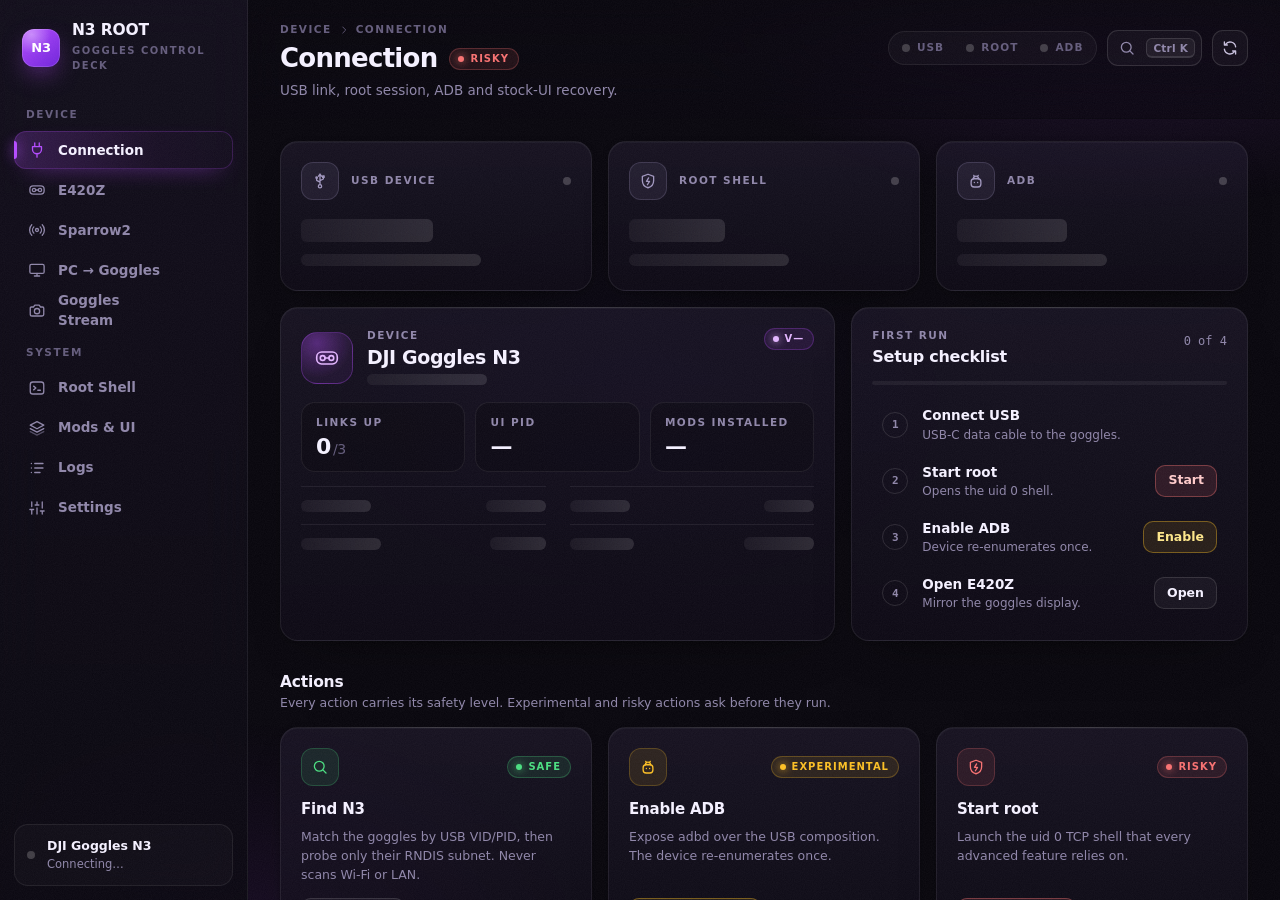
<file: app/web/index.html>
<!doctype html>
<html lang="en" data-accent="purple" data-density="comfortable">
<head>
<meta charset="utf-8">
<meta name="viewport" content="width=device-width, initial-scale=1">
<meta name="color-scheme" content="dark">
<title>N3 ROOT</title>
<link rel="stylesheet" href="styles.css">
  <link rel="stylesheet" href="pc-goggles.css">
<link rel="stylesheet" href="goggles-stream.css">
</head>
<body data-mode="pending">

<!-- Icon sprite: 24px grid, 1.75 stroke, round joins -->
<svg xmlns="http://www.w3.org/2000/svg" class="sprite" aria-hidden="true">
  <symbol id="i-plug" viewBox="0 0 24 24"><path d="M9 2.5v5M15 2.5v5M6 7.5h12v3.5a6 6 0 0 1-12 0V7.5zM12 17v4.5"/></symbol>
  <symbol id="i-goggles" viewBox="0 0 24 24"><rect x="2.5" y="6.5" width="19" height="11" rx="4.5"/><circle cx="8" cy="12" r="2.2"/><circle cx="16" cy="12" r="2.2"/><path d="M10.2 12h3.6"/></symbol>
  <symbol id="i-monitor" viewBox="0 0 24 24"><rect x="2.5" y="4.5" width="19" height="12" rx="2"/><path d="M8.5 20h7M12 16.5V20"/></symbol>
  <symbol id="i-radio" viewBox="0 0 24 24"><circle cx="12" cy="12" r="2"/><path d="M16.2 7.8a6 6 0 0 1 0 8.4M7.8 16.2a6 6 0 0 1 0-8.4M19 5a10 10 0 0 1 0 14M5 19A10 10 0 0 1 5 5"/></symbol>
  <symbol id="i-terminal" viewBox="0 0 24 24"><rect x="3" y="4" width="18" height="16" rx="3.5"/><path d="M7.5 9.5l3 2.5-3 2.5M13 15h3.5"/></symbol>
  <symbol id="i-layers" viewBox="0 0 24 24"><path d="M12 3.5l9 4.75-9 4.75-9-4.75 9-4.75z"/><path d="M3 12.75l9 4.75 9-4.75"/><path d="M3 16.75l9 4.75 9-4.75" opacity=".5"/></symbol>
  <symbol id="i-list" viewBox="0 0 24 24"><path d="M9 6h11M9 12h11M9 18h7M4.5 6h.01M4.5 12h.01M4.5 18h.01"/></symbol>
  <symbol id="i-sliders" viewBox="0 0 24 24"><path d="M5 20v-6M5 10V4M12 20v-8M12 8V4M19 20v-4M19 12V4M2.5 14h5M9.5 8h5M16.5 16h5"/></symbol>
  <symbol id="i-search" viewBox="0 0 24 24"><circle cx="11" cy="11" r="6.5"/><path d="M20 20l-4.2-4.2"/></symbol>
  <symbol id="i-refresh" viewBox="0 0 24 24"><path d="M19.5 10.5A7.5 7.5 0 0 0 6 7.2M4.5 4v4h4M4.5 13.5A7.5 7.5 0 0 0 18 16.8M19.5 20v-4h-4"/></symbol>
  <symbol id="i-usb" viewBox="0 0 24 24"><circle cx="12" cy="19" r="2.2"/><path d="M12 16.8V3M12 3l-2 2.6M12 3l2 2.6M12 13.5l-4.5-2.4V8.5M12 11.5l4.5-2.2V7.2"/><path d="M15.5 5.2h2v2h-2z"/><circle cx="7.5" cy="7.6" r="1"/></symbol>
  <symbol id="i-root" viewBox="0 0 24 24"><path d="M12 3l7.5 2.8v5.7c0 4.4-3.1 8.1-7.5 9.5-4.4-1.4-7.5-5.1-7.5-9.5V5.8L12 3z"/><path d="M12.8 7.8L10 12.4h4l-2.8 4.6"/></symbol>
  <symbol id="i-bug" viewBox="0 0 24 24"><rect x="5.5" y="9" width="13" height="11" rx="4"/><path d="M8.5 9a3.5 3.5 0 0 1 7 0M9 4.5l1.4 2M15 4.5l-1.4 2M9.8 14h.01M14.2 14h.01"/></symbol>
  <symbol id="i-play" viewBox="0 0 24 24"><path d="M8 5.5v13l10.5-6.5L8 5.5z"/></symbol>
  <symbol id="i-stop" viewBox="0 0 24 24"><rect x="6.5" y="6.5" width="11" height="11" rx="2.5"/></symbol>
  <symbol id="i-camera" viewBox="0 0 24 24"><path d="M4.5 8h2.8l1.8-2.5h5.8L16.7 8h2.8A1.5 1.5 0 0 1 21 9.5v8A2.5 2.5 0 0 1 18.5 20h-13A2.5 2.5 0 0 1 3 17.5v-8A1.5 1.5 0 0 1 4.5 8z"/><circle cx="12" cy="13.5" r="3.5"/></symbol>
  <symbol id="i-copy" viewBox="0 0 24 24"><rect x="9" y="9" width="11" height="11" rx="2.5"/><path d="M15 9V6.5A2.5 2.5 0 0 0 12.5 4h-6A2.5 2.5 0 0 0 4 6.5v6A2.5 2.5 0 0 0 6.5 15H9"/></symbol>
  <symbol id="i-trash" viewBox="0 0 24 24"><path d="M4.5 7h15M10 11v6M14 11v6M6.5 7l.9 11.5A2 2 0 0 0 9.4 20.5h5.2a2 2 0 0 0 2-1.9L17.5 7M9.5 7V4.5h5V7"/></symbol>
  <symbol id="i-check" viewBox="0 0 24 24"><path d="M5 12.5l4.5 4.5L19 7.5"/></symbol>
  <symbol id="i-x" viewBox="0 0 24 24"><path d="M6.5 6.5l11 11M17.5 6.5l-11 11"/></symbol>
  <symbol id="i-alert" viewBox="0 0 24 24"><path d="M10.3 4.3L2.9 17.5A2 2 0 0 0 4.6 20.5h14.8a2 2 0 0 0 1.7-3L13.7 4.3a2 2 0 0 0-3.4 0z"/><path d="M12 9.5v4.5M12 17h.01"/></symbol>
  <symbol id="i-info" viewBox="0 0 24 24"><circle cx="12" cy="12" r="9"/><path d="M12 11v5.5M12 7.8h.01"/></symbol>
  <symbol id="i-chevron" viewBox="0 0 24 24"><path d="M9.5 6l6 6-6 6"/></symbol>
  <symbol id="i-power" viewBox="0 0 24 24"><path d="M12 3.5v8M6.6 6.6a7.5 7.5 0 1 0 10.8 0"/></symbol>
  <symbol id="i-undo" viewBox="0 0 24 24"><path d="M9 14.5L4 9.5l5-5"/><path d="M4 9.5h10.5a5.5 5.5 0 0 1 0 11H11"/></symbol>
  <symbol id="i-bolt" viewBox="0 0 24 24"><path d="M13 2.5L4.5 13.5H11l-1 8 8.5-11H12l1-8z"/></symbol>
  <symbol id="i-lock" viewBox="0 0 24 24"><rect x="4.5" y="10.5" width="15" height="10" rx="2.5"/><path d="M8 10.5V7.5a4 4 0 0 1 8 0v3M12 14.5v2"/></symbol>
  <symbol id="i-cpu" viewBox="0 0 24 24"><rect x="6" y="6" width="12" height="12" rx="2.5"/><path d="M9.5 9.5h5v5h-5zM9 2.5V6M15 2.5V6M9 18v3.5M15 18v3.5M2.5 9H6M2.5 15H6M18 9h3.5M18 15h3.5"/></symbol>
  <symbol id="i-image" viewBox="0 0 24 24"><rect x="3" y="4" width="18" height="16" rx="3.5"/><circle cx="9" cy="10" r="1.8"/><path d="M21 15.5l-4.8-4.8L7 20"/></symbol>
  <symbol id="i-filter" viewBox="0 0 24 24"><path d="M4 5h16l-6.2 7.6v5.9l-3.6 1.8v-7.7L4 5z"/></symbol>
  <symbol id="i-file" viewBox="0 0 24 24"><path d="M14 3H7.5A2.5 2.5 0 0 0 5 5.5v13A2.5 2.5 0 0 0 7.5 21h9a2.5 2.5 0 0 0 2.5-2.5V8l-5-5z"/><path d="M14 3v5h5M8.5 13h7M8.5 16.5h4.5"/></symbol>
  <symbol id="i-arrow-down" viewBox="0 0 24 24"><path d="M12 4.5v14M6.5 13l5.5 5.5 5.5-5.5"/></symbol>
  <symbol id="i-sparkle" viewBox="0 0 24 24"><path d="M11 3.5l1.7 4.8 4.8 1.7-4.8 1.7L11 16.5l-1.7-4.8L4.5 10l4.8-1.7L11 3.5z"/><path d="M18 15l.8 2.2L21 18l-2.2.8L18 21l-.8-2.2L15 18l2.2-.8L18 15z"/></symbol>
  <symbol id="i-palette" viewBox="0 0 24 24"><path d="M12 3a9 9 0 1 0 0 18c1.1 0 1.7-.8 1.7-1.6 0-.5-.2-.8-.5-1.2-.3-.3-.5-.7-.5-1.2 0-.9.7-1.6 1.6-1.6H16a5 5 0 0 0 5-5C21 6.6 17 3 12 3z"/><circle cx="7.5" cy="11" r="1"/><circle cx="10" cy="7.3" r="1"/><circle cx="14.8" cy="7.3" r="1"/></symbol>
  <symbol id="i-history" viewBox="0 0 24 24"><path d="M3.5 12a8.5 8.5 0 1 0 2.6-6.1L3.5 8.5"/><path d="M3.5 3.5v5h5M12 7.5V12l3 2"/></symbol>
  <symbol id="i-external" viewBox="0 0 24 24"><path d="M14 4h6v6M20 4l-8.5 8.5M18 14v4.5a1.5 1.5 0 0 1-1.5 1.5h-11A1.5 1.5 0 0 1 4 18.5v-11A1.5 1.5 0 0 1 5.5 6H10"/></symbol>
  <symbol id="i-command" viewBox="0 0 24 24"><path d="M9 6.5a2.5 2.5 0 1 0-2.5 2.5h11A2.5 2.5 0 1 0 15 6.5v11a2.5 2.5 0 1 0 2.5-2.5h-11A2.5 2.5 0 1 0 9 17.5v-11z"/></symbol>
</svg>

<div class="app">
  <!-- ============ Sidebar ============ -->
  <aside class="sidebar" aria-label="Primary">
    <div class="brand">
      <span class="brand-mark" aria-hidden="true">N3</span>
      <div>
        <div class="brand-name">N3 ROOT</div>
        <div class="brand-sub">Goggles control deck</div>
      </div>
    </div>

    <nav class="nav" id="nav">
      <span class="nav-indicator" id="navIndicator" aria-hidden="true"></span>

      <div class="nav-label">Device</div>
      <button class="nav-item" data-go="connection"><svg class="i"><use href="#i-plug"/></svg><span>Connection</span><kbd>Alt 1</kbd></button>
      <button class="nav-item" data-go="live"><svg class="i"><use href="#i-goggles"/></svg><span>E420Z</span><kbd>Alt 2</kbd></button>
      <button class="nav-item" data-go="sparrow"><svg class="i"><use href="#i-radio"/></svg><span>Sparrow2</span><kbd>Alt 3</kbd></button>
      <button class="nav-item" data-go="pcstream"><svg class="i"><use href="#i-monitor"/></svg><span>PC → Goggles</span><kbd>Alt 8</kbd></button>
<button class="nav-item" data-go="gstream"><svg class="i"><use href="#i-camera"/></svg><span>Goggles Stream</span><kbd>Alt 9</kbd></button>

      <div class="nav-label">System</div>
      <button class="nav-item" data-go="shell"><svg class="i"><use href="#i-terminal"/></svg><span>Root Shell</span><kbd>Alt 4</kbd></button>
      <button class="nav-item" data-go="mods"><svg class="i"><use href="#i-layers"/></svg><span>Mods &amp; UI</span><kbd>Alt 5</kbd></button>
      <button class="nav-item" data-go="logs"><svg class="i"><use href="#i-list"/></svg><span>Logs</span><kbd>Alt 6</kbd></button>
      <button class="nav-item" data-go="settings"><svg class="i"><use href="#i-sliders"/></svg><span>Settings</span><kbd>Alt 7</kbd></button>
    </nav>

    <div class="side-foot">
      <div class="side-device">
        <span class="dot" id="sideDot" data-on="false"></span>
        <div class="side-device-text">
          <div class="side-device-name">DJI Goggles N3</div>
          <div class="side-device-sub" id="sideSub">Connecting…</div>
        </div>
      </div>
      <div class="side-mock" id="sideMock" hidden>
        <svg class="i"><use href="#i-info"/></svg>Mock data · browser preview
      </div>
    </div>
  </aside>

  <!-- ============ Main ============ -->
  <main class="main" id="main">
    <header class="topbar" id="topbar">
      <div class="topbar-title" id="pageHead">
        <div class="crumbs"><span id="crumbGroup">Device</span><svg class="i"><use href="#i-chevron"/></svg><span id="crumbPage">Connection</span></div>
        <div class="title-row">
          <h1 id="pageTitle">Connection</h1>
          <span class="badge" id="pageRisk" data-risk="RISKY">Risky</span>
        </div>
        <p class="subtitle" id="pageSubtitle"></p>
      </div>

      <div class="topbar-tools">
        <span class="chip-mock" id="mockChip" hidden title="No pywebview host — showing deterministic mock data">MOCK</span>
        <div class="pills" role="group" aria-label="Link status">
          <span class="pill" id="pill-usb" data-on="false"><span class="dot" data-on="false"></span>USB</span>
          <span class="pill" id="pill-root" data-on="false"><span class="dot" data-on="false"></span>ROOT</span>
          <span class="pill" id="pill-adb" data-on="false"><span class="dot" data-on="false"></span>ADB</span>
        </div>
        <button class="search-btn" id="openPalette" aria-label="Open command palette (Ctrl+K)">
          <svg class="i"><use href="#i-search"/></svg><span>Search or run…</span><kbd>Ctrl K</kbd>
        </button>
        <button class="icon-btn" id="refreshBtn" data-busy-key="status" aria-label="Refresh status (Ctrl+R)" title="Refresh status (Ctrl+R)">
          <svg class="i"><use href="#i-refresh"/></svg>
        </button>
      </div>
    </header>

    <div class="content">

      <!-- ============ Connection ============ -->
      <section class="page" id="page-connection" aria-labelledby="pageTitle">
        <div class="grid cols-3 stagger">
          <article class="card lift stat" id="stat-usb" data-on="false">
            <div class="stat-top">
              <span class="tile-icon"><svg class="i"><use href="#i-usb"/></svg></span>
              <span class="label">USB device</span>
              <span class="dot" data-on="false"></span>
            </div>
            <div class="stat-value" data-field="value"><span class="skeleton" style="--w:132px"></span></div>
            <div class="stat-sub" data-field="sub"><span class="skeleton" style="--w:180px"></span></div>
          </article>
          <article class="card lift stat" id="stat-root" data-on="false">
            <div class="stat-top">
              <span class="tile-icon"><svg class="i"><use href="#i-root"/></svg></span>
              <span class="label">Root shell</span>
              <span class="dot" data-on="false"></span>
            </div>
            <div class="stat-value" data-field="value"><span class="skeleton" style="--w:96px"></span></div>
            <div class="stat-sub" data-field="sub"><span class="skeleton" style="--w:160px"></span></div>
          </article>
          <article class="card lift stat" id="stat-adb" data-on="false">
            <div class="stat-top">
              <span class="tile-icon"><svg class="i"><use href="#i-bug"/></svg></span>
              <span class="label">ADB</span>
              <span class="dot" data-on="false"></span>
            </div>
            <div class="stat-value" data-field="value"><span class="skeleton" style="--w:110px"></span></div>
            <div class="stat-sub" data-field="sub"><span class="skeleton" style="--w:150px"></span></div>
          </article>
        </div>

        <div class="grid conn-mid section stagger">
          <article class="card device">
            <header class="card-head">
              <div class="device-id">
                <span class="device-art"><svg class="i"><use href="#i-goggles"/></svg></span>
                <div class="min0">
                  <div class="label">Device</div>
                  <h2 class="device-name" id="devName">DJI Goggles N3</h2>
                  <div class="device-serial mono" id="devSerial"><span class="skeleton" style="--w:120px"></span></div>
                </div>
              </div>
              <span class="badge" data-tone="accent" id="devVersion">v—</span>
            </header>
            <div class="metrics">
              <div class="metric"><div class="label">Links up</div><div class="metric-value"><span id="mLinks">0</span><small>/3</small></div></div>
              <div class="metric"><div class="label">UI PID</div><div class="metric-value"><span id="mPid">—</span></div></div>
              <div class="metric"><div class="label">Mods installed</div><div class="metric-value"><span id="mMods">—</span></div></div>
            </div>
            <dl class="kv" id="devKv">
              <div class="kv-row"><dt><span class="skeleton" style="--w:70px"></span></dt><dd><span class="skeleton" style="--w:60px"></span></dd></div>
              <div class="kv-row"><dt><span class="skeleton" style="--w:60px"></span></dt><dd><span class="skeleton" style="--w:50px"></span></dd></div>
              <div class="kv-row"><dt><span class="skeleton" style="--w:80px"></span></dt><dd><span class="skeleton" style="--w:56px"></span></dd></div>
              <div class="kv-row"><dt><span class="skeleton" style="--w:64px"></span></dt><dd><span class="skeleton" style="--w:70px"></span></dd></div>
            </dl>
          </article>

          <article class="card checklist">
            <header class="card-head">
              <div>
                <div class="label">First run</div>
                <h2 class="card-title">Setup checklist</h2>
              </div>
              <span class="step-count mono" id="stepCount">0 of 4</span>
            </header>
            <div class="progress" aria-hidden="true"><span id="stepBar"></span></div>
            <ol class="steps" id="steps">
              <li class="step" data-step="usb">
                <span class="step-mark">1</span>
                <div class="min0"><div class="step-title">Connect USB</div><div class="step-hint">USB-C data cable to the goggles.</div></div>
              </li>
              <li class="step" data-step="root">
                <span class="step-mark">2</span>
                <div class="min0"><div class="step-title">Start root</div><div class="step-hint">Opens the uid 0 shell.</div></div>
                <button class="btn btn-sm btn-danger" data-action="start_root">Start</button>
              </li>
              <li class="step" data-step="adb">
                <span class="step-mark">3</span>
                <div class="min0"><div class="step-title">Enable ADB</div><div class="step-hint">Device re-enumerates once.</div></div>
                <button class="btn btn-sm btn-warn" data-action="enable_adb">Enable</button>
              </li>
              <li class="step" data-step="live">
                <span class="step-mark">4</span>
                <div class="min0"><div class="step-title">Open E420Z</div><div class="step-hint">Mirror the goggles display.</div></div>
                <button class="btn btn-sm" data-go="live">Open</button>
              </li>
            </ol>
          </article>
        </div>

        <div class="section-head">
          <div>
            <h2>Actions</h2>
            <p>Every action carries its safety level. Experimental and risky actions ask before they run.</p>
          </div>
        </div>
        <div class="grid actions-grid stagger" id="actionsGrid"></div>

        <div class="section-head">
          <div>
            <h2>Safety legend</h2>
            <p>The same three levels are used on every page, button and confirmation.</p>
          </div>
        </div>
        <div class="grid cols-3 stagger" data-safety-key="cards"></div>
      </section>

      <!-- ============ E420Z ============ -->
      <section class="page" id="page-live" aria-labelledby="pageTitle">
        <div class="grid live-layout stagger">
          <div class="card stage-card">
            <div class="stage" id="stage" data-state="idle">
              <div class="stage-frames">
                <img class="stage-frame is-front" alt="Live goggles display">
                <img class="stage-frame" alt="">
              </div>
              <div class="stage-empty">
                <div class="stage-empty-inner">
                  <span class="empty-icon"><svg class="i"><use href="#i-goggles"/></svg></span>
                  <h3 id="stageTitle">Live preview is off</h3>
                  <p id="stageText">Start live to mirror the goggles display.</p>
                </div>
              </div>
              <div class="stage-corners" aria-hidden="true"><span></span><span></span><span></span><span></span></div>
              <div class="hud">
                <span class="chip chip-live" id="chipLive" data-on="false"><span class="dot" data-on="false"></span><span>OFF</span></span>
                <span class="chip" id="chipRes">—</span>
                <span class="chip" id="chipFps">— fps</span>
                <span class="chip hud-end" id="chipFrames">0 frames</span>
              </div>
            </div>
            <div class="stage-note">
              <svg class="i"><use href="#i-info"/></svg>
              <span>Starting live restarts the goggles UI — the headset screen blanks for a few seconds. Frames are pulled over USB and never leave this PC.</span>
            </div>
          </div>

          <aside class="side-stack">
            <div class="card">
              <header class="card-head">
                <div><div class="label">Stream</div><h2 class="card-title">Live control</h2></div>
                <span class="badge" data-risk="EXPERIMENTAL">Experimental</span>
              </header>
              <div class="field-label">Resolution</div>
              <div class="scale-grid" id="scaleGrid" role="radiogroup" aria-label="Live resolution"></div>
              <div class="btn-row">
                <button class="btn btn-primary grow" id="liveStart" data-busy-key="live_start"><svg class="i"><use href="#i-play"/></svg>Start live</button>
                <button class="btn" id="liveStop" data-busy-key="live_stop" disabled><svg class="i"><use href="#i-stop"/></svg>Stop</button>
              </div>
            </div>

            <div class="card">
              <header class="card-head">
                <div><div class="label">Capture</div><h2 class="card-title">Screenshot</h2></div>
                <span class="badge" data-risk="SAFE">Safe</span>
              </header>
              <button class="shot" id="shotThumb" disabled aria-label="Open last screenshot">
                <img id="shotImg" alt="" hidden>
                <span class="shot-empty" id="shotEmpty"><svg class="i"><use href="#i-image"/></svg>No screenshot yet</span>
              </button>
              <div class="shot-meta mono" id="shotMeta">Captures are saved on the goggles.</div>
              <button class="btn grow full" id="shotBtn" data-busy-key="capture_screen"><svg class="i"><use href="#i-camera"/></svg>Capture screen</button>
            </div>
          </aside>
        </div>
      </section>

      <!-- ============ Sparrow2 ============ -->
      <section class="page" id="page-sparrow" aria-labelledby="pageTitle">
        <div class="stagger">
          <div class="banner banner-info">
            <span class="banner-icon"><svg class="i"><use href="#i-lock"/></svg></span>
            <div>
              <h3>Read-only radio inspection <span class="badge" data-tone="accent">Read-only</span></h3>
              <p>Sparrow2 is the goggles' radio subsystem. This page reads reports and tool inventories, and can dump the encoded liveview the S2 already sends over its own USB link. There is no transmit, no jamming and no IQ/ADC access — the backend does not expose them.</p>
            </div>
          </div>
        </div>

        <div class="grid cols-3 stagger">
          <article class="card lift tool">
            <span class="tile-icon"><svg class="i"><use href="#i-radio"/></svg></span>
            <h3>Radio report</h3>
            <p>Link state, firmware and capability flags as structured data.</p>
            <button class="btn btn-sm" data-sparrow="sparrow_report" data-busy-key="sparrow_report"><svg class="i"><use href="#i-play"/></svg>Run report</button>
          </article>
          <article class="card lift tool">
            <span class="tile-icon"><svg class="i"><use href="#i-cpu"/></svg></span>
            <h3>Tool inventory</h3>
            <p>Radio binaries and device nodes present on the goggles.</p>
            <button class="btn btn-sm" data-sparrow="sparrow_tools" data-busy-key="sparrow_tools"><svg class="i"><use href="#i-list"/></svg>List tools</button>
          </article>
          <article class="card lift tool">
            <span class="tile-icon"><svg class="i"><use href="#i-terminal"/></svg></span>
            <h3>Console help</h3>
            <p>Read-only commands accepted by the Sparrow2 console.</p>
            <button class="btn btn-sm" data-sparrow="sparrow_console" data-busy-key="sparrow_console"><svg class="i"><use href="#i-info"/></svg>Show help</button>
          </article>
        </div>

        <article class="card s2-card stagger" data-risk="EXPERIMENTAL">
          <header class="card-head">
            <div class="min0">
              <div class="label">Receiver capture</div>
              <h2 class="card-title">S2 video (H.265)</h2>
            </div>
            <span class="badge" data-risk="EXPERIMENTAL">Experimental</span>
          </header>
          <p class="hint">
            Dumps the encoded liveview that the S2 already sends over its USB bulk
            endpoints (main <code>0x84</code> 1920×1080, secondary <code>0x81</code> 640×360).
            Receive-only: it never starts the link, never re-routes video and never
            writes outside <code>/data/local/tmp/s2cap</code>. Decoding happens on the PC.
          </p>
          <p class="hint s2-blocked">
            <strong>Not supported on this build.</strong> The vendor encoded-capture
            path needs a read-only system config (or a flash dump), both outside
            the project safety rules. Use the E420Z display mirror or Goggles
            Stream for decoded video. Probe still works.
          </p>
          <div class="s2-controls">
            <label class="s2-field">
              <span>Stream</span>
              <select id="s2Iface">
                <option value="main">Main · 1920×1080</option>
                <option value="secondary">Secondary · 640×360</option>
                <option value="none">Auto (no -p)</option>
              </select>
            </label>
            <label class="s2-field">
              <span>Seconds</span>
              <select id="s2Seconds">
                <option value="4">4</option>
                <option value="8" selected>8</option>
                <option value="15">15</option>
              </select>
            </label>
            <div class="s2-actions">
              <button class="btn btn-sm" data-s2="probe"><svg class="i"><use href="#i-info"/></svg>Probe</button>
              <button class="btn btn-sm btn-primary" data-s2="capture"><svg class="i"><use href="#i-camera"/></svg>Capture</button>
              <button class="btn btn-sm" data-s2="pull"><svg class="i"><use href="#i-arrow-down"/></svg>Pull</button>
              <button class="btn btn-sm btn-danger" data-s2="stop"><svg class="i"><use href="#i-stop"/></svg>Stop</button>
            </div>
          </div>
          <div class="s2-files" id="s2Files" hidden></div>
          <p class="hint s2-note">
            Link start/stop (<code>006E0001</code>/<code>006E0000</code>) is not
            configured on this build — the <code>start_cmd</code> and
            <code>finish_cmd</code> arrays in <code>wlm_cfg.json</code> are empty.
          </p>
        </article>

        <div class="grid sparrow-bottom section stagger">
          <article class="card">
            <header class="card-head">
              <div class="min0"><div class="label">Output</div><h2 class="card-title" id="sparrowSource">Nothing loaded yet</h2></div>
              <button class="icon-btn" id="sparrowCopy" aria-label="Copy output" title="Copy output"><svg class="i"><use href="#i-copy"/></svg></button>
            </header>
            <pre class="console sparrow-out" id="sparrowOut">Run a report, tool inventory or console help to see output here.</pre>
          </article>
          <article class="card">
            <header class="card-head">
              <div><div class="label">Reference</div><h2 class="card-title">Documentation</h2></div>
            </header>
            <p class="hint">Shipped in the app folder. Paths are relative to the project root.</p>
            <ul class="doc-list">
              <li>
                <span class="doc-icon"><svg class="i"><use href="#i-file"/></svg></span>
                <div class="min0"><button class="doc-link mono" data-doc="docs/SPARROW2.md">docs/SPARROW2.md</button><div class="hint">Subsystem overview and read-only interface</div></div>
                <button class="icon-btn sm" data-copy="docs/SPARROW2.md" aria-label="Copy path docs/SPARROW2.md"><svg class="i"><use href="#i-copy"/></svg></button>
              </li>
              <li>
                <span class="doc-icon"><svg class="i"><use href="#i-file"/></svg></span>
                <div class="min0"><button class="doc-link mono" data-doc="docs/SPARROW2-EVIDENCE.md">docs/SPARROW2-EVIDENCE.md</button><div class="hint">Captured evidence and findings</div></div>
                <button class="icon-btn sm" data-copy="docs/SPARROW2-EVIDENCE.md" aria-label="Copy path docs/SPARROW2-EVIDENCE.md"><svg class="i"><use href="#i-copy"/></svg></button>
              </li>
            </ul>
          </article>
        </div>
      </section>

      <!-- ============ PC -> Goggles ============ -->
      <section class="page" id="page-pcstream" aria-labelledby="pageTitle">
        <div class="stagger">
          <div class="banner banner-info">
            <span class="banner-icon"><svg class="i"><use href="#i-monitor"/></svg></span>
            <div>
              <h3>PC → goggles · 1080p60 hardware tunnel <span class="badge" data-risk="EXPERIMENTAL">Experimental</span></h3>
              <p>NVENC → USB TCP 5572 → <code>vc8000d</code> → <code>extra_blending</code>. No JPEG, no <code>fb_receiver</code>, no extra copy. Measured <b>60.0 fps</b> at 1080p. Power off the O4 air unit first: it shares the display sink and can hold a D-Log M colour mode.</p>
            </div>
          </div>
        </div>

        <div class="stagger">
          <article class="card pcstream-status">
            <header class="pcstream-hero">
              <div class="pcstream-state">
                <div class="label">Tunnel</div>
                <span class="pcstream-pill" id="pcPill" data-on="false" role="status" aria-live="polite">
                  <span class="dot" data-on="false"></span><span id="pcPillText">Idle</span>
                </span>
              </div>
              <div class="pcstream-actions">
                <button class="btn btn-sm btn-ghost" id="pcRefresh" title="Refresh status"><svg class="i"><use href="#i-refresh"/></svg>Refresh</button>
                <div class="pcstream-toggle">
                  <button class="btn btn-primary" id="pcStart" data-busy-key="pc_start"><svg class="i"><use href="#i-play"/></svg>Start tunnel</button>
                  <button class="btn btn-danger" id="pcStop" data-busy-key="pc_stop" disabled><svg class="i"><use href="#i-stop"/></svg>Stop tunnel</button>
                </div>
              </div>
            </header>

            <div class="pcstream-metrics">
              <div class="pcstream-metric is-primary">
                <div class="pcstream-metric-top">
                  <span class="label">FPS</span>
                  <span class="pcstream-legend"><i></i>target 60</span>
                </div>
                <div class="pcstream-value"><span id="pcFps">0</span><small>fps</small></div>
                <svg class="pcstream-spark" id="pcSparkFps" viewBox="0 0 120 32" preserveAspectRatio="none" aria-hidden="true">
                  <line class="pcstream-spark-target" x1="0" x2="120" y1="-10" y2="-10" vector-effect="non-scaling-stroke"/>
                  <path class="pcstream-spark-area" d=""/>
                  <path class="pcstream-spark-line" d="" vector-effect="non-scaling-stroke"/>
                </svg>
              </div>
              <div class="pcstream-metric is-primary">
                <div class="pcstream-metric-top"><span class="label">Throughput</span></div>
                <div class="pcstream-value"><span id="pcKbps">0</span><small>Mb/s</small></div>
                <svg class="pcstream-spark" id="pcSparkKbps" viewBox="0 0 120 32" preserveAspectRatio="none" aria-hidden="true">
                  <path class="pcstream-spark-area" d=""/>
                  <path class="pcstream-spark-line" d="" vector-effect="non-scaling-stroke"/>
                </svg>
              </div>
              <div class="pcstream-metric is-quiet">
                <div class="pcstream-metric-top"><span class="label">Frames</span></div>
                <div class="pcstream-value"><span id="pcFrames">0</span></div>
                <p class="pcstream-metric-note">sent this session</p>
              </div>
            </div>

            <p class="hint pcstream-hint" id="pcHint">Idle. Start the root shell on Connection, then press Start tunnel.</p>
          </article>

          <article class="card pcstream-strip">
            <h2 class="pcstream-strip-title"><span class="label">Settings</span></h2>
            <div class="pcstream-ctls">
              <label class="pcstream-ctl">
                <span>Codec</span>
                <select class="select" id="pcCodecSel">
                  <option value="h264">H.264 · proven 1080p60</option>
                  <option value="h265">H.265 · efficient</option>
                </select>
              </label>
              <label class="pcstream-ctl">
                <span>Bitrate</span>
                <select class="select" id="pcBitrateSel">
                  <option value="20000000">20 Mbps</option>
                  <option value="30000000" selected>30 Mbps</option>
                  <option value="40000000">40 Mbps</option>
                </select>
              </label>
              <label class="pcstream-ctl pvg-check">
                <span>Cursor</span>
                <input type="checkbox" id="pcCursor" checked>
              </label>
              <label class="pcstream-ctl pvg-check">
                <span>Auto 1080p</span>
                <input type="checkbox" id="pcAutoDisplay" checked>
              </label>
            </div>
            <p class="pcstream-tip">H.264 is the default. H.265 is tested at 60 fps / ~20 Mbps. Power off the O4 first.</p>
            <button class="btn btn-sm" id="pcSave"><svg class="i"><use href="#i-check"/></svg>Save</button>
          </article>
        </div>

        <div class="stagger">
          <article class="card pvg-flow-card">
            <div class="label">Tunnel</div>
            <div class="pvg-flow">
              <span class="pvg-node">NVENC</span><span class="pvg-arrow">→</span>
              <span class="pvg-node">USB · 192.168.60.2:5572</span><span class="pvg-arrow">→</span>
              <span class="pvg-node">vc8000d</span><span class="pvg-arrow">→</span>
              <span class="pvg-node is-accent">extra_blending</span><span class="pvg-arrow">→</span>
              <span class="pvg-node">panel · 60 Hz</span>
            </div>
          </article>

          <article class="card pvg-display-card">
            <div class="label">PC display</div>
            <div class="pvg-display-row">
              <span id="pcDisplayMode" class="pvg-mode">—</span>
              <button class="btn btn-sm btn-ghost" id="pcDisplaySwitch">Switch to 1080p</button>
              <button class="btn btn-sm btn-ghost" id="pcDisplayRestore">Restore</button>
            </div>
            <p class="pcstream-tip">Auto switches before Start and restores on Stop. Stop the tunnel to change manually.</p>
          </article>
        </div>

        <div class="grid pcstream-bottom stagger">
          <article class="card pcstream-encode">
            <header class="card-head">
              <div class="min0"><div class="label">Stream</div><h2 class="card-title">Sender stats</h2></div>
            </header>
            <dl class="pcstream-kv">
              <div><dt>Resolution</dt><dd id="pcSize">—</dd></div>
              <div><dt>Codec</dt><dd id="pcCodec">—</dd></div>
              <div><dt>Target bitrate</dt><dd id="pcTargetRate">—</dd></div>
              <div><dt>Actual bitrate</dt><dd id="pcActualRate">—</dd></div>
              <div><dt>FPS</dt><dd id="pcFpsStat">—</dd></div>
              <div><dt>Frames sent</dt><dd id="pcFramesStat">—</dd></div>
              <div><dt>NVENC encode</dt><dd id="pcEncode">—</dd></div>
              <div><dt>Drops</dt><dd id="pcDrops">0</dd></div>
            </dl>
          </article>

          <article class="card pcstream-receiver">
            <header class="card-head">
              <div class="min0"><div class="label">Device</div><h2 class="card-title">Hardware tunnel</h2></div>
            </header>
            <dl class="pcstream-facts">
              <div><dt>Decoder</dt><dd>avc.vc8000d</dd></div>
              <div><dt>Tunnel</dt><dd id="pcTunnel">—</dd></div>
              <div><dt>Device frames</dt><dd id="pcDeviceFrames">—</dd></div>
              <div><dt>Input returns</dt><dd id="pcInputEmpty">—</dd></div>
              <div><dt>UI pid</dt><dd id="pcUi">—</dd></div>
            </dl>
            <pre class="console pcstream-log" id="pcLog">Start the tunnel to see device state.</pre>
          </article>
        </div>

        <script>
          (function () {
            var W = 120, H = 32, N = 30, TARGET = 60;
            function yOf(v, max) { return (H - 2 - (Math.max(0, v) / max) * (H - 5)).toFixed(1); }
            function draw(id, samples, floor) {
              var svg = document.getElementById(id);
              if (!svg) return 0;
              var line = svg.querySelector(".pcstream-spark-line"), area = svg.querySelector(".pcstream-spark-area");
              var pts = (samples || []).slice(-N).map(Number).filter(isFinite);
              if (pts.length < 2) { line.setAttribute("d", ""); area.setAttribute("d", ""); return 0; }
              var max = Math.max(floor || 0, Math.max.apply(null, pts)) * 1.12 || 1;
              var step = pts.length > 1 ? W / (pts.length - 1) : W, x0 = 0;
              var d = pts.map(function (v, i) { return (i ? "L" : "M") + (x0 + i * step).toFixed(1) + " " + yOf(v, max); }).join("");
              line.setAttribute("d", d);
              area.setAttribute("d", d + "L" + W + " " + H + "L" + x0.toFixed(1) + " " + H + "Z");
              return max;
            }
            window.pcSparkline = function (samples, kind) {
              if (samples && !Array.isArray(samples)) {
                if (samples.kbps) window.pcSparkline(samples.kbps, "kbps");
                if (samples.fps) window.pcSparkline(samples.fps, "fps");
                return;
              }
              if (kind === "kbps") { draw("pcSparkKbps", samples, 0); return; }
              var max = draw("pcSparkFps", samples, TARGET);
              var t = document.querySelector("#pcSparkFps .pcstream-spark-target");
              var y = max && TARGET ? yOf(TARGET, max) : -10;
              if (t) { t.setAttribute("y1", y); t.setAttribute("y2", y); }
            };
          })();
        </script>
      </section>

      <!-- ============ Goggles Stream ============ -->
      <!-- Insert immediately after the #page-pcstream section. Driven by goggles-stream.js (window.GogglesStream). -->
      <section class="page gs-page" id="page-gstream" aria-labelledby="pageTitle">
        <div class="stagger">
          <div class="banner banner-info gs-banner">
            <span class="banner-icon"><svg class="i"><use href="#i-goggles"/></svg></span>
            <div class="min0">
              <h3>Goggles encoder → this PC <span class="badge" data-risk="EXPERIMENTAL">Experimental</span><span class="badge" data-tone="accent">Read-only</span></h3>
              <p>This is the goggles' own <code>vc8000e</code> hardware encoder, read by the vendor MDC reader and sent over the USB link on TCP <code>5571</code>. The H.264 bitstream is copied into fMP4 with no re-encode, so what you see is exactly what the goggles produced. The page only reads the stream and never changes anything on the goggles.</p>
            </div>
          </div>
        </div>

        <div class="stagger">
          <!-- Hero: state, one-line session summary, transport controls -->
          <article class="card gs-hero" id="gsHero" data-state="idle">
            <div class="gs-hero-state">
              <div class="label">Stream</div>
              <div class="gs-hero-row">
                <span class="gs-pill" id="gsPill" data-state="idle" role="status" aria-live="polite">
                  <span class="gs-pill-dot" aria-hidden="true"></span><span id="gsPillText">Idle</span>
                </span>
                <span class="gs-hero-meta mono" id="gsHeroMeta">No active session</span>
              </div>
            </div>
            <div class="gs-hero-actions">
              <span class="badge" data-risk="EXPERIMENTAL">Experimental</span>
              <button class="btn btn-sm btn-ghost" id="gsRefresh" type="button" title="Refresh stream info"><svg class="i"><use href="#i-refresh"/></svg><span>Refresh</span></button>
              <button class="btn btn-sm gs-fs-btn" id="gsFsBtn" type="button" data-fs="off" aria-pressed="false" title="Fullscreen (F or double-click the video)">
                <span class="gs-glyph gs-fs-enter" aria-hidden="true">⛶</span><svg class="i gs-fs-exit" aria-hidden="true"><use href="#i-x"/></svg><span id="gsFsLabel">Fullscreen</span>
              </button>
              <span class="gs-divider" aria-hidden="true"></span>
              <button class="btn btn-danger" id="gsStop" type="button" disabled><svg class="i"><use href="#i-stop"/></svg><span>Stop stream</span></button>
              <button class="btn btn-primary" id="gsStart" type="button"><svg class="i"><use href="#i-play"/></svg><span>Start stream</span></button>
            </div>
          </article>
        </div>

        <div class="grid gs-layout stagger">
          <!-- Stage: 16:9 video with HUD and state overlays -->
          <div class="card gs-stage-card">
            <div class="gs-stage" id="gsStage" data-state="idle" data-video="none" data-mock="false" tabindex="0" aria-label="Goggles video. Double-click or press F for fullscreen.">
              <video class="gs-video" id="gsVideo" muted autoplay playsinline disablepictureinpicture disableremoteplayback aria-label="Live goggles video"></video>

              <!-- Mock placeholder: only shown in browser preview -->
              <div class="gs-mock" aria-hidden="true">
                <div class="gs-mock-grid"></div>
                <div class="gs-mock-horizon"></div>
                <div class="gs-mock-reticle"><span></span></div>
                <div class="gs-mock-sweep"></div>
                <div class="gs-mock-tag mono">MOCK FEED · 1920×1080 · H.264 High</div>
              </div>

              <div class="gs-overlay" id="gsOverlay">
                <div class="gs-overlay-inner">
                  <span class="empty-icon gs-overlay-icon"><svg class="i"><use id="gsOverlayIcon" href="#i-goggles"/></svg></span>
                  <h3 id="gsOverlayTitle">Stream is off</h3>
                  <p id="gsOverlayText">Press Start stream to watch the goggles' encoder output.</p>
                </div>
              </div>

              <button class="gs-play" id="gsPlay" type="button" hidden>
                <span class="gs-play-icon"><svg class="i"><use href="#i-play"/></svg></span>
                <span>Click to play</span>
              </button>

              <div class="gs-corners" aria-hidden="true"><span></span><span></span><span></span><span></span></div>

              <div class="gs-hud gs-hud-top">
                <span class="chip gs-chip-live" id="gsChipLive"><span class="gs-pill-dot" aria-hidden="true"></span><span id="gsChipLiveText">OFF</span></span>
                <span class="chip" id="gsChipRes">—</span>
                <span class="chip" id="gsChipFps">— fps</span>
                <span class="chip gs-hud-end gs-tc" id="gsChipTc" title="Timecode derived from frame count">TC --:--:--:--</span>
              </div>
              <div class="gs-hud gs-hud-bottom">
                <span class="chip" id="gsChipRate">— Mb/s</span>
                <span class="chip gs-chip-mock" id="gsChipMock" hidden>MOCK</span>
                <button class="icon-btn sm gs-hud-end gs-stage-fs" id="gsStageFs" type="button" aria-label="Toggle fullscreen" title="Fullscreen (F)"><span class="gs-glyph" aria-hidden="true">⛶</span></button>
              </div>
            </div>

            <div class="gs-statusline">
              <svg class="i"><use id="gsStatusIcon" href="#i-info"/></svg>
              <span class="gs-status-text" id="gsStatus">Idle. Press Start stream, then double-click the video or press F for fullscreen.</span>
              <span class="gs-url mono" id="gsUrl" title="Stream URL">—</span>
            </div>
          </div>

          <!-- Telemetry rail -->
          <aside class="gs-rail" aria-label="Stream telemetry">
            <div class="gs-note" id="gsNote" data-tone="risky" hidden>
              <svg class="i"><use href="#i-alert"/></svg>
              <div class="min0">
                <div class="gs-note-title" id="gsNoteTitle">Stream error</div>
                <p class="hint" id="gsNoteText"></p>
              </div>
            </div>

            <article class="card gs-card">
              <header class="gs-card-head">
                <span class="label">Stream</span>
                <span class="gs-card-aside mono" id="gsSparkLabel">bitrate · 60 s</span>
              </header>
              <div class="gs-lead">
                <div class="gs-lead-cell">
                  <div class="gs-lead-value"><span id="gsFps">—</span><small>fps</small></div>
                </div>
                <div class="gs-lead-cell">
                  <div class="gs-lead-value"><span id="gsRate">—</span><small>Mb/s</small></div>
                </div>
              </div>
              <svg class="gs-spark" id="gsSpark" viewBox="0 0 120 28" preserveAspectRatio="none" aria-hidden="true">
                <path class="gs-spark-area" d=""/>
                <path class="gs-spark-line" d="" vector-effect="non-scaling-stroke"/>
              </svg>
              <dl class="gs-kv">
                <div><dt>Resolution</dt><dd id="gsRes">—</dd></div>
                <div><dt>Frames</dt><dd id="gsFrames">—</dd></div>
                <div><dt>Dropped</dt><dd id="gsDropped">—</dd></div>
                <div><dt>Latency</dt><dd id="gsLatency">—</dd></div>
                <div><dt>Session</dt><dd id="gsBytes">—</dd></div>
              </dl>
            </article>

            <article class="card gs-card">
              <header class="gs-card-head"><span class="label">Link</span></header>
              <dl class="gs-kv">
                <div><dt>Transport</dt><dd>USB · 192.168.60.2:5571</dd></div>
                <div><dt>Encoder</dt><dd>vc8000e · H.264 High</dd></div>
                <div><dt>Codec</dt><dd>avc1.640034 · L5.2</dd></div>
                <div><dt>Mode</dt><dd>copy (no transcode)</dd></div>
                <div><dt>Muxer</dt><dd id="gsFfmpeg">—</dd></div>
                <div><dt>Player</dt><dd id="gsPlayer">—</dd></div>
              </dl>
            </article>

            <article class="card gs-card">
              <header class="gs-card-head"><span class="label">Device</span></header>
              <dl class="gs-kv">
                <div><dt>Reader mod</dt><dd id="gsMod">—</dd></div>
                <div><dt>Fills</dt><dd id="gsFills">—</dd></div>
                <div><dt>Sent</dt><dd id="gsSent">—</dd></div>
                <div><dt>Reader drops</dt><dd id="gsDrops">—</dd></div>
                <div><dt>Pipeline props</dt><dd id="gsProps">—</dd></div>
              </dl>
              <p class="hint gs-card-foot">Fills are encoder buffers the MDC reader picked up; sent are the ones forwarded over TCP.</p>
            </article>
          </aside>
        </div>
      </section>

      <!-- ============ Root Shell ============ -->
      <section class="page" id="page-shell" aria-labelledby="pageTitle">
        <div class="stagger">
          <div class="banner banner-risky">
            <span class="banner-icon"><svg class="i"><use href="#i-alert"/></svg></span>
            <div>
              <h3>Commands run as uid 0 <span class="badge" data-risk="RISKY">Risky</span></h3>
              <p>Writes to <code>/system</code>, dm-verity changes, partition and bootloader operations are blocked by the backend. Everything else runs exactly as typed — read it before you press Run.</p>
            </div>
          </div>
        </div>

        <div class="grid shell-layout stagger">
          <article class="card terminal">
            <div class="term-bar">
              <span class="dot" id="shellDot" data-on="false"></span>
              <span class="mono term-host">root@n3 <span class="muted">· uid 0</span></span>
              <span class="spacer"></span>
              <button class="icon-btn sm" id="shellCopy" aria-label="Copy shell output" title="Copy output"><svg class="i"><use href="#i-copy"/></svg></button>
              <button class="icon-btn sm" id="shellClear" aria-label="Clear shell output" title="Clear output"><svg class="i"><use href="#i-trash"/></svg></button>
            </div>
            <div class="console term-out" id="shellOut" role="log" aria-live="polite" aria-label="Shell output"></div>
            <form class="term-input" id="shellForm" autocomplete="off">
              <span class="prompt" aria-hidden="true">#</span>
              <label class="sr-only" for="shellInput">Command</label>
              <input id="shellInput" type="text" spellcheck="false" placeholder="Type a command  ·  ↑ ↓ history">
              <button type="submit" class="btn btn-sm btn-danger" data-busy-key="run_shell"><svg class="i"><use href="#i-play"/></svg>Run</button>
            </form>
          </article>

          <aside class="side-stack">
            <div class="card">
              <header class="card-head">
                <div><div class="label">Read-only</div><h2 class="card-title">Quick commands</h2></div>
              </header>
              <p class="hint">Inserts into the prompt. Nothing runs until you press Run.</p>
              <div class="quick-list" id="quickList"></div>
            </div>
            <div class="card">
              <header class="card-head">
                <div><div class="label">This session</div><h2 class="card-title">History</h2></div>
                <svg class="i muted"><use href="#i-history"/></svg>
              </header>
              <div class="history-list" id="historyList"></div>
            </div>
          </aside>
        </div>
      </section>

      <!-- ============ Mods & UI ============ -->
      <section class="page" id="page-mods" aria-labelledby="pageTitle">
        <div class="toolbar">
          <span class="muted" id="modsSummary">Loading mods…</span>
          <button class="btn btn-sm" id="modsRefresh" data-busy-key="mods_list"><svg class="i"><use href="#i-refresh"/></svg>Refresh</button>
        </div>
        <div class="grid mods-grid stagger" id="modsGrid"></div>
        <div class="empty" id="modsEmpty" hidden>
          <span class="empty-icon"><svg class="i"><use href="#i-layers"/></svg></span>
          <h3 id="modsEmptyTitle">No mods found</h3>
          <p id="modsEmptyText">The backend reported an empty mod list. Connect the goggles and refresh.</p>
          <button class="btn btn-sm" data-busy-key="mods_list" id="modsEmptyRefresh"><svg class="i"><use href="#i-refresh"/></svg>Refresh</button>
        </div>
      </section>

      <!-- ============ Logs ============ -->
      <section class="page" id="page-logs" aria-labelledby="pageTitle">
        <div class="stagger">
          <article class="card logs-card">
            <div class="logs-toolbar">
              <div class="tabs" role="tablist" aria-label="Log source" id="logTabs">
                <button class="tab" role="tab" data-log="natartos" aria-selected="true">NATARTOS</button>
                <button class="tab" role="tab" data-log="n3mods" aria-selected="false" tabindex="-1">N3MODS</button>
                <button class="tab" role="tab" data-log="ui" aria-selected="false" tabindex="-1">UI</button>
                <button class="tab" role="tab" data-log="capture" aria-selected="false" tabindex="-1">CAPTURE</button>
                <button class="tab" role="tab" data-log="web" aria-selected="false" tabindex="-1">WEB</button>
              </div>
              <label class="field">
                <svg class="i"><use href="#i-filter"/></svg>
                <span class="sr-only">Filter lines</span>
                <input id="logFilter" type="search" placeholder="Filter lines" spellcheck="false">
              </label>
              <button class="btn btn-sm toggle" id="autoScroll" aria-pressed="true"><svg class="i"><use href="#i-arrow-down"/></svg>Auto-scroll</button>
              <button class="icon-btn" id="logCopy" aria-label="Copy visible lines" title="Copy visible lines"><svg class="i"><use href="#i-copy"/></svg></button>
              <button class="icon-btn" id="logClear" aria-label="Clear view (client-side only)" title="Clear view (client-side only)"><svg class="i"><use href="#i-trash"/></svg></button>
            </div>
            <div class="logs-stage">
              <div class="console logs-console" id="logOut" role="log" aria-label="Log output"></div>
              <div class="empty logs-empty" id="logEmpty" hidden>
                <span class="empty-icon"><svg class="i"><use href="#i-list"/></svg></span>
                <h3 id="logEmptyTitle">No log output yet</h3>
                <p id="logEmptyText">Lines appear here as soon as the backend reports them.</p>
              </div>
            </div>
            <div class="logs-meta">
              <span class="live-tag"><span class="dot" id="logDot" data-on="false"></span>Auto-refresh · 3 s</span>
              <span class="mono" id="logCount">0 lines</span>
              <span class="spacer"></span>
              <span id="logUpdated">Not updated yet</span>
            </div>
          </article>
        </div>
      </section>

      <!-- ============ Settings ============ -->
      <section class="page" id="page-settings" aria-labelledby="pageTitle">
        <div class="grid settings-grid stagger">
          <article class="card">
            <header class="card-head">
              <div><div class="label">Interface</div><h2 class="card-title">Preferences</h2></div>
              <span class="badge" data-risk="SAFE">Safe</span>
            </header>
            <div class="pref">
              <div><div class="pref-title">Accent</div><div class="hint">Highlight colour across the deck.</div></div>
              <div class="swatches" id="accentGroup" role="radiogroup" aria-label="Accent colour">
                <button class="swatch" role="radio" data-accent="purple" style="--sw:#B44BFF" aria-label="Purple" title="Purple"></button>
                <button class="swatch" role="radio" data-accent="cyan" style="--sw:#22D3EE" aria-label="Cyan" title="Cyan"></button>
                <button class="swatch" role="radio" data-accent="amber" style="--sw:#F59E0B" aria-label="Amber" title="Amber"></button>
                <button class="swatch" role="radio" data-accent="rose" style="--sw:#FB7185" aria-label="Rose" title="Rose"></button>
              </div>
            </div>
            <div class="pref">
              <div><div class="pref-title">Motion</div><div class="hint">Transitions, count-ups and live effects.</div></div>
              <button class="switch" id="motionSwitch" role="switch" aria-checked="true" aria-label="Motion"></button>
            </div>
            <div class="pref">
              <div><div class="pref-title">Density</div><div class="hint">Spacing of cards and controls.</div></div>
              <div class="segmented" id="densityGroup" role="radiogroup" aria-label="Density">
                <button role="radio" data-density="comfortable" aria-checked="true">Comfortable</button>
                <button role="radio" data-density="compact" aria-checked="false">Compact</button>
              </div>
            </div>
            <div class="pref">
              <div><div class="pref-title">Default live scale</div><div class="hint">Preselected on E420Z.</div></div>
              <select class="select" id="scaleSelect" aria-label="Default live scale"></select>
            </div>
          </article>

          <article class="card">
            <header class="card-head">
              <div><div class="label">Goggles</div><h2 class="card-title">Theme</h2></div>
              <span class="badge" data-risk="EXPERIMENTAL">Experimental</span>
            </header>
            <p class="hint">Applying a theme rewrites UI assets in <code>/vendor</code> and restarts the goggles UI.</p>
            <div class="theme-list" id="themeList" role="radiogroup" aria-label="Goggles theme">
              <div class="theme-skel"><span class="skeleton" style="--w:100%"></span></div>
              <div class="theme-skel"><span class="skeleton" style="--w:100%"></span></div>
              <div class="theme-skel"><span class="skeleton" style="--w:100%"></span></div>
            </div>
            <div class="btn-row">
              <button class="btn btn-warn" id="themeApply" data-busy-key="apply_theme" disabled><svg class="i"><use href="#i-sparkle"/></svg>Apply theme</button>
              <button class="btn btn-ghost btn-sm" id="themeReload" data-busy-key="themes"><svg class="i"><use href="#i-refresh"/></svg>Reload</button>
            </div>
          </article>

          <article class="card">
            <header class="card-head">
              <div><div class="label">Reference</div><h2 class="card-title">Safety key</h2></div>
            </header>
            <div class="safety-list" data-safety-key="list"></div>
          </article>

          <article class="card danger-card">
            <header class="card-head">
              <div><div class="label">Danger</div><h2 class="card-title">Hard limits</h2></div>
              <span class="badge" data-risk="RISKY">Read this</span>
            </header>
            <ul class="danger-list">
              <li><svg class="i"><use href="#i-x"/></svg><span><strong>Never write to <code>/system</code>.</strong> It is verified on every boot.</span></li>
              <li><svg class="i"><use href="#i-x"/></svg><span><strong>dm-verity mode 2 bricks the goggles</strong> on the next reboot.</span></li>
              <li><svg class="i"><use href="#i-x"/></svg><span><strong>There is no known unbrick</strong> for the N3. Treat every write as permanent.</span></li>
              <li class="is-ok"><svg class="i"><use href="#i-check"/></svg><span>This app only writes to <code>/vendor</code> and <code>/data/local/tmp</code>.</span></li>
            </ul>
          </article>

          <article class="card about span-2">
            <div class="about-main">
              <div class="about-brand">
                <span class="brand-mark" aria-hidden="true">N3</span>
                <div><h2 class="card-title">N3 ROOT</h2><div class="hint">Local-first control deck for DJI Goggles N3</div></div>
              </div>
              <dl class="kv about-kv">
                <div class="kv-row"><dt>Backend</dt><dd class="mono" id="aboutBackend">—</dd></div>
                <div class="kv-row"><dt>Web UI</dt><dd class="mono">1.1.0</dd></div>
                <div class="kv-row"><dt>Data source</dt><dd id="aboutMode">—</dd></div>
                <div class="kv-row"><dt>Tested on</dt><dd>N3 firmware <strong>0900</strong></dd></div>
                <div class="kv-row"><dt>Runtime</dt><dd>pywebview · WebView2</dd></div>
              </dl>
            </div>
            <div class="about-side">
              <p class="session-note"><svg class="i"><use href="#i-info"/></svg><span><strong>Session only.</strong> Shell history, cleared log views and the WEB log live in memory and reset when the app closes. Preferences are saved by the host.</span></p>
              <div class="shortcuts">
                <div><span><kbd>Ctrl</kbd><kbd>K</kbd></span>Command palette</div>
                <div><span><kbd>Alt</kbd><kbd>1–7</kbd></span>Switch page</div>
                <div><span><kbd>Ctrl</kbd><kbd>R</kbd></span>Refresh status</div>
                <div><span><kbd>Esc</kbd></span>Close dialog</div>
              </div>
            </div>
          </article>
        </div>
      </section>

    </div>
  </main>
</div>

<!-- ============ Toasts ============ -->
<div class="toasts" id="toasts" aria-live="polite"></div>

<!-- ============ Command palette ============ -->
<div class="overlay palette-overlay" id="paletteOverlay" aria-hidden="true">
  <div class="palette" role="dialog" aria-modal="true" aria-label="Command palette">
    <div class="palette-input">
      <svg class="i"><use href="#i-search"/></svg>
      <input id="paletteInput" type="text" role="combobox" aria-expanded="true" aria-controls="paletteList" aria-autocomplete="list" placeholder="Search pages and actions…" spellcheck="false" autocomplete="off">
      <kbd>Esc</kbd>
    </div>
    <ul class="palette-list" id="paletteList" role="listbox" aria-label="Results"></ul>
    <div class="palette-foot">
      <span><kbd>↑</kbd><kbd>↓</kbd> navigate</span>
      <span><kbd>Enter</kbd> run</span>
      <span><kbd>Esc</kbd> close</span>
      <span class="spacer"></span>
      <span class="palette-brand"><svg class="i"><use href="#i-command"/></svg>N3 ROOT</span>
    </div>
  </div>
</div>

<!-- ============ Modal ============ -->
<div class="overlay modal-overlay" id="modalOverlay" aria-hidden="true">
  <div class="modal" id="modal" role="dialog" aria-modal="true" aria-labelledby="modalTitle" aria-describedby="modalBody">
    <div class="modal-head">
      <span class="modal-icon" id="modalIcon"></span>
      <div class="modal-heading">
        <span class="badge" id="modalBadge" hidden></span>
        <h2 id="modalTitle">Confirm</h2>
      </div>
    </div>
    <div class="modal-body" id="modalBody"></div>
    <div class="modal-actions">
      <button class="btn btn-ghost" id="modalCancel">Cancel</button>
      <button class="btn modal-confirm" id="modalConfirm">Confirm</button>
    </div>
  </div>
</div>

<script src="goggles-stream.js"></script>
<script src="app.js"></script>
</body>
</html>
</file>
<file: app/web/styles.css>
/* ==========================================================================
   N3 ROOT — design system
   Tokens → base → layout → components → pages → overlays → motion
   ========================================================================== */

/* ---------- Tokens ---------- */
:root {
  color-scheme: dark;

  --bg: #08060D;
  --surface-top: rgba(30, 24, 44, .62);
  --surface-bottom: rgba(15, 11, 23, .68);
  --surface-pop: rgba(20, 16, 30, .94);
  --well: rgba(4, 2, 9, .55);
  --line: rgba(255, 255, 255, .07);
  --line-strong: rgba(255, 255, 255, .12);

  --text: #F4F0FF;
  --text-2: #C7BFDC;
  --muted: #8F86A9;
  --faint: #645C7C;

  --accent: #B44BFF;
  --accent-rgb: 180, 75, 255;
  --accent-deep: #6F23D9;
  --accent-soft: #E3B5FF;

  --safe: #4ADE80;   --safe-rgb: 74, 222, 128;
  --exp: #FBBF24;    --exp-rgb: 251, 191, 36;
  --risky: #F87171;  --risky-rgb: 248, 113, 113;

  --sp-1: 4px; --sp-2: 8px; --sp-3: 12px; --sp-4: 16px;
  --sp-5: 20px; --sp-6: 24px; --sp-7: 32px; --sp-8: 48px;

  --r-xs: 8px; --r-sm: 11px; --r-md: 14px; --r-lg: 18px; --r-xl: 22px;

  --pad: 20px;
  --gap: 16px;
  --ctl-h: 36px;
  --content-x: 32px;

  --font-text: "Segoe UI Variable Text", "Segoe UI", system-ui, sans-serif;
  --font-display: "Segoe UI Variable Display", "Segoe UI Variable Text", "Segoe UI", system-ui, sans-serif;
  --font-mono: "Cascadia Mono", "Cascadia Code", Consolas, monospace;

  --ease-out: cubic-bezier(.16, 1, .3, 1);
  --ease-spring: cubic-bezier(.34, 1.45, .64, 1);

  --shadow-card: inset 0 1px 0 rgba(255, 255, 255, .035), 0 2px 6px rgba(0, 0, 0, .25), 0 22px 44px -28px rgba(0, 0, 0, .8);
  --shadow-pop: 0 0 0 1px rgba(255, 255, 255, .06), 0 40px 100px -24px rgba(0, 0, 0, .85);
}

:root[data-accent="cyan"]  { --accent: #22D3EE; --accent-rgb: 34, 211, 238;  --accent-deep: #0B7C99; --accent-soft: #A5F3FC; }
:root[data-accent="amber"] { --accent: #F59E0B; --accent-rgb: 245, 158, 11;  --accent-deep: #B45309; --accent-soft: #FDE68A; }
:root[data-accent="rose"]  { --accent: #FB7185; --accent-rgb: 251, 113, 133; --accent-deep: #BE123C; --accent-soft: #FECDD3; }

:root[data-density="compact"] { --pad: 14px; --gap: 12px; --ctl-h: 32px; --content-x: 24px; }

/* ---------- Base ---------- */
*, *::before, *::after { box-sizing: border-box; }
[hidden] { display: none !important; }

html, body { height: 100%; margin: 0; }

body {
  overflow: hidden;
  background: var(--bg);
  color: var(--text);
  font: 13.5px/1.5 var(--font-text);
  -webkit-font-smoothing: antialiased;
  text-rendering: optimizeLegibility;
}

/* Purple glows */
body::before {
  content: "";
  position: fixed;
  inset: 0;
  z-index: 0;
  pointer-events: none;
  background:
    radial-gradient(55% 45% at 88% -8%, rgba(var(--accent-rgb), .17), transparent 70%),
    radial-gradient(40% 40% at 18% 108%, rgba(var(--accent-rgb), .10), transparent 70%),
    radial-gradient(35% 30% at 50% 45%, rgba(92, 52, 210, .045), transparent 70%);
  transition: background .6s;
}

/* Film grain */
body::after {
  content: "";
  position: fixed;
  inset: 0;
  z-index: 2;
  pointer-events: none;
  opacity: .045;
  background-image: url("data:image/svg+xml,%3Csvg xmlns='http://www.w3.org/2000/svg' width='180' height='180'%3E%3Cfilter id='n'%3E%3CfeTurbulence type='fractalNoise' baseFrequency='.9' numOctaves='3' stitchTiles='stitch'/%3E%3CfeColorMatrix values='0 0 0 0 1 0 0 0 0 1 0 0 0 0 1 0 0 0 1 0'/%3E%3C/filter%3E%3Crect width='100%25' height='100%25' filter='url(%23n)'/%3E%3C/svg%3E");
}

h1, h2, h3, p { margin: 0; }
button, input, select { font: inherit; color: inherit; }
button { -webkit-tap-highlight-color: transparent; }
a { color: var(--accent-soft); text-decoration: none; }
a:hover { text-decoration: underline; text-underline-offset: 3px; }

:focus-visible {
  outline: 2px solid rgba(var(--accent-rgb), .95);
  outline-offset: 2px;
}

::selection { background: rgba(var(--accent-rgb), .4); color: #fff; }

::-webkit-scrollbar { width: 10px; height: 10px; }
::-webkit-scrollbar-track, ::-webkit-scrollbar-corner { background: transparent; }
::-webkit-scrollbar-thumb {
  background: rgba(255, 255, 255, .09);
  border: 3px solid transparent;
  border-radius: 10px;
  background-clip: padding-box;
}
::-webkit-scrollbar-thumb:hover { background-color: rgba(255, 255, 255, .17); }

.sprite { position: absolute; width: 0; height: 0; overflow: hidden; }

.i {
  width: 18px;
  height: 18px;
  flex: none;
  fill: none;
  stroke: currentColor;
  stroke-width: 1.75;
  stroke-linecap: round;
  stroke-linejoin: round;
}

.sr-only {
  position: absolute; width: 1px; height: 1px; padding: 0; margin: -1px;
  overflow: hidden; clip: rect(0 0 0 0); white-space: nowrap; border: 0;
}

.mono { font-family: var(--font-mono); }
.muted { color: var(--muted); }
.hint { color: var(--muted); font-size: 12.5px; line-height: 1.45; }
.min0 { min-width: 0; }
.spacer { flex: 1; }

.label {
  font-size: 10.5px;
  font-weight: 650;
  letter-spacing: .14em;
  text-transform: uppercase;
  color: var(--muted);
}

code {
  font: 12px var(--font-mono);
  padding: 1px 6px;
  border-radius: 6px;
  background: rgba(255, 255, 255, .06);
  border: 1px solid var(--line);
  color: var(--text);
}

kbd {
  display: inline-flex;
  align-items: center;
  height: 20px;
  padding: 0 6px;
  border-radius: 6px;
  border: 1px solid var(--line-strong);
  border-bottom-width: 2px;
  background: rgba(255, 255, 255, .05);
  color: var(--muted);
  font: 600 10.5px var(--font-text);
  letter-spacing: .02em;
  white-space: nowrap;
}

/* ---------- App layout ---------- */
.app {
  position: relative;
  z-index: 1;
  display: grid;
  grid-template-columns: 248px minmax(0, 1fr);
  height: 100vh;
}

.sidebar {
  display: flex;
  flex-direction: column;
  min-height: 0;
  padding: 22px 14px 14px;
  overflow-y: auto;
  border-right: 1px solid var(--line);
  background: linear-gradient(180deg, rgba(19, 15, 29, .82), rgba(10, 8, 16, .9));
  backdrop-filter: blur(24px) saturate(140%);
}

.main {
  min-width: 0;
  overflow-x: hidden;
  overflow-y: auto;
}

.content {
  max-width: 1480px;
  padding: 22px var(--content-x) 56px;
}

/* ---------- Brand ---------- */
.brand {
  display: flex;
  align-items: center;
  gap: 12px;
  padding: 0 8px 20px;
}

.brand-mark {
  display: grid;
  place-items: center;
  width: 38px;
  height: 38px;
  flex: none;
  border-radius: 12px;
  background:
    radial-gradient(120% 120% at 25% 15%, rgba(255, 255, 255, .38), transparent 42%),
    linear-gradient(140deg, var(--accent), var(--accent-deep));
  box-shadow: inset 0 0 0 1px rgba(255, 255, 255, .14), 0 10px 26px -8px rgba(var(--accent-rgb), .7);
  color: #fff;
  font: 750 13px var(--font-display);
  letter-spacing: -.02em;
}

.brand-name { font: 680 15.5px/1.1 var(--font-display); letter-spacing: -.01em; }
.brand-sub {
  margin-top: 4px;
  font-size: 10px;
  font-weight: 600;
  letter-spacing: .15em;
  text-transform: uppercase;
  color: var(--faint);
}

/* ---------- Navigation ---------- */
.nav {
  position: relative;
  display: flex;
  flex-direction: column;
  gap: 2px;
}

.nav-label {
  padding: 14px 12px 6px;
  font-size: 10.5px;
  font-weight: 650;
  letter-spacing: .15em;
  text-transform: uppercase;
  color: var(--faint);
}

.nav-item {
  position: relative;
  z-index: 1;
  display: flex;
  align-items: center;
  gap: 12px;
  height: 38px;
  padding: 0 10px 0 14px;
  border: 0;
  border-radius: 12px;
  background: transparent;
  color: var(--muted);
  font-weight: 550;
  font-size: 13.5px;
  text-align: left;
  cursor: pointer;
  transition: color .2s, background-color .2s;
}

.nav-item:hover { color: var(--text-2); background: rgba(255, 255, 255, .035); }
.nav-item:active { transform: scale(.985); }
.nav-item.is-active { color: var(--text); background: transparent; }
.nav-item .i { transition: color .25s; }
.nav-item.is-active .i { color: var(--accent); }

.nav-item kbd {
  margin-left: auto;
  opacity: 0;
  transform: translateX(-4px);
  transition: opacity .2s, transform .2s var(--ease-out);
}
.nav-item:hover kbd, .nav-item:focus-visible kbd { opacity: 1; transform: none; }

.nav-indicator {
  position: absolute;
  top: 0;
  left: 0;
  right: 0;
  z-index: 0;
  height: 38px;
  border-radius: 12px;
  background: linear-gradient(90deg, rgba(var(--accent-rgb), .22), rgba(var(--accent-rgb), .05) 65%, rgba(var(--accent-rgb), .02));
  box-shadow: inset 0 0 0 1px rgba(var(--accent-rgb), .22), 0 8px 24px -14px rgba(var(--accent-rgb), .8);
  opacity: 0;
  transition: transform .5s var(--ease-spring), height .3s var(--ease-out), opacity .2s;
}

.nav-indicator::before {
  content: "";
  position: absolute;
  left: 0;
  top: 10px;
  bottom: 10px;
  width: 3px;
  border-radius: 0 3px 3px 0;
  background: var(--accent);
  box-shadow: 0 0 12px rgba(var(--accent-rgb), .9);
}

.nav-indicator.no-anim { transition: none; }

/* ---------- Sidebar footer ---------- */
.side-foot {
  display: flex;
  flex-direction: column;
  gap: 10px;
  margin-top: auto;
  padding: 12px;
  border: 1px solid var(--line);
  border-radius: var(--r-md);
  background: rgba(255, 255, 255, .025);
}

.side-device { display: flex; align-items: center; gap: 12px; }
.side-device-text { min-width: 0; }
.side-device-name { font-weight: 600; font-size: 12.5px; }
.side-device-sub {
  overflow: hidden;
  color: var(--muted);
  font-size: 11.5px;
  white-space: nowrap;
  text-overflow: ellipsis;
}

.side-mock {
  display: flex;
  align-items: center;
  gap: 8px;
  padding-top: 10px;
  border-top: 1px dashed rgba(var(--exp-rgb), .3);
  color: var(--exp);
  font-size: 11.5px;
  font-weight: 600;
}
.side-mock .i { width: 15px; height: 15px; }

/* ---------- Topbar ---------- */
.topbar {
  position: sticky;
  top: 0;
  z-index: 10;
  display: flex;
  align-items: flex-start;
  justify-content: space-between;
  gap: 20px;
  padding: 22px var(--content-x) 18px;
  border-bottom: 1px solid transparent;
  background: linear-gradient(180deg, rgba(8, 6, 13, .9), rgba(8, 6, 13, .68));
  backdrop-filter: blur(20px) saturate(150%);
  transition: border-color .25s, box-shadow .25s;
}

.topbar.is-scrolled {
  border-bottom-color: var(--line);
  box-shadow: 0 14px 30px -24px rgba(0, 0, 0, .9);
}

.topbar-title { flex: 1; min-width: 0; }

.crumbs {
  display: flex;
  align-items: center;
  gap: 6px;
  margin-bottom: 6px;
  color: var(--faint);
  font-size: 10.5px;
  font-weight: 650;
  letter-spacing: .14em;
  text-transform: uppercase;
}
.crumbs .i { width: 12px; height: 12px; }

.title-row { display: flex; align-items: center; gap: 12px; }

h1 {
  font: 700 26px/1.15 var(--font-display);
  letter-spacing: -.028em;
}

.subtitle {
  margin-top: 6px;
  overflow: hidden;
  color: var(--muted);
  white-space: nowrap;
  text-overflow: ellipsis;
}

.topbar-tools {
  display: flex;
  flex: none;
  align-items: center;
  gap: 10px;
  padding-top: 8px;
}

.pills {
  display: flex;
  gap: 2px;
  padding: 3px;
  border: 1px solid var(--line);
  border-radius: 999px;
  background: rgba(255, 255, 255, .03);
}

.pill {
  display: inline-flex;
  align-items: center;
  gap: 7px;
  height: 26px;
  padding: 0 10px;
  border-radius: 999px;
  color: var(--faint);
  font-size: 10.5px;
  font-weight: 700;
  letter-spacing: .1em;
  transition: color .3s, background-color .3s;
}
.pill[data-on="true"] { color: var(--text); background: rgba(var(--safe-rgb), .08); }

.chip-mock {
  display: inline-flex;
  align-items: center;
  height: 26px;
  padding: 0 10px;
  border: 1px dashed rgba(var(--exp-rgb), .5);
  border-radius: 8px;
  background: rgba(var(--exp-rgb), .08);
  color: var(--exp);
  font: 700 10.5px var(--font-mono);
  letter-spacing: .14em;
}

.search-btn {
  display: inline-flex;
  align-items: center;
  gap: 10px;
  height: var(--ctl-h);
  padding: 0 6px 0 12px;
  border: 1px solid var(--line-strong);
  border-radius: var(--r-sm);
  background: rgba(255, 255, 255, .035);
  color: var(--muted);
  cursor: pointer;
  transition: border-color .2s, background-color .2s, color .2s, transform .12s;
}
.search-btn span { min-width: 120px; text-align: left; font-size: 13px; }
.search-btn:hover { color: var(--text-2); border-color: rgba(var(--accent-rgb), .4); background: rgba(var(--accent-rgb), .07); }
.search-btn:active { transform: scale(.97); }

/* ---------- Grid helpers ---------- */
.grid { display: grid; gap: var(--gap); }
.cols-3 { grid-template-columns: repeat(3, minmax(0, 1fr)); }
.section { margin-top: var(--gap); }
.span-2 { grid-column: span 2; }

.section-head {
  display: flex;
  align-items: flex-end;
  justify-content: space-between;
  gap: 16px;
  margin: 32px 0 14px;
}
.section-head h2 { font: 650 15.5px var(--font-display); letter-spacing: -.012em; }
.section-head p { margin-top: 3px; color: var(--muted); font-size: 12.5px; }

/* ---------- Card ---------- */
.card {
  --c-rgb: var(--accent-rgb);
  position: relative;
  min-width: 0;
  padding: var(--pad);
  border: 1px solid var(--line);
  border-radius: var(--r-lg);
  background: linear-gradient(180deg, var(--surface-top), var(--surface-bottom));
  box-shadow: var(--shadow-card);
  transition: transform .3s var(--ease-out), border-color .3s, box-shadow .3s;
}

.card::before {
  content: "";
  position: absolute;
  top: -1px;
  left: 24px;
  right: 24px;
  height: 1px;
  background: linear-gradient(90deg, transparent, rgba(255, 255, 255, .14), transparent);
  pointer-events: none;
}

.card.lift:hover {
  transform: translateY(-3px);
  border-color: rgba(var(--c-rgb), .3);
  box-shadow: var(--shadow-card), 0 0 0 1px rgba(var(--c-rgb), .08), 0 26px 50px -26px rgba(var(--c-rgb), .45);
}

.card-head {
  display: flex;
  align-items: flex-start;
  justify-content: space-between;
  gap: 12px;
  margin-bottom: 14px;
}

.card-title {
  margin-top: 4px;
  font: 650 16px/1.25 var(--font-display);
  letter-spacing: -.016em;
}

.tile-icon {
  display: grid;
  place-items: center;
  width: 38px;
  height: 38px;
  flex: none;
  border: 1px solid rgba(var(--c-rgb), .22);
  border-radius: 12px;
  background: rgba(var(--c-rgb), .1);
  color: rgb(var(--c-rgb));
  transition: background-color .3s, color .3s, border-color .3s;
}

/* ---------- Buttons ---------- */
.btn {
  display: inline-flex;
  align-items: center;
  justify-content: center;
  gap: 8px;
  height: var(--ctl-h);
  padding: 0 14px;
  border: 1px solid var(--line-strong);
  border-radius: var(--r-sm);
  background: rgba(255, 255, 255, .045);
  color: var(--text);
  font-size: 13px;
  font-weight: 600;
  white-space: nowrap;
  cursor: pointer;
  user-select: none;
  transition: background-color .18s, border-color .18s, box-shadow .18s, color .18s, opacity .18s, filter .18s, transform .12s;
}
.btn .i { width: 16px; height: 16px; }
.btn:hover { background: rgba(255, 255, 255, .085); border-color: rgba(255, 255, 255, .2); }
.btn:active { transform: scale(.965); }
.btn:disabled { opacity: .42; cursor: not-allowed; transform: none; }

.btn-primary {
  border-color: rgba(255, 255, 255, .16);
  background:
    linear-gradient(180deg, rgba(255, 255, 255, .16), rgba(255, 255, 255, 0) 55%),
    linear-gradient(135deg, var(--accent), var(--accent-deep));
  box-shadow: inset 0 1px 0 rgba(255, 255, 255, .22), 0 10px 24px -12px rgba(var(--accent-rgb), .9);
  color: #fff;
}
.btn-primary:hover {
  border-color: rgba(255, 255, 255, .24);
  background:
    linear-gradient(180deg, rgba(255, 255, 255, .16), rgba(255, 255, 255, 0) 55%),
    linear-gradient(135deg, var(--accent), var(--accent-deep));
  filter: brightness(1.1);
  box-shadow: inset 0 1px 0 rgba(255, 255, 255, .22), 0 14px 30px -10px rgba(var(--accent-rgb), .95);
}

.btn-danger { border-color: rgba(var(--risky-rgb), .38); background: rgba(var(--risky-rgb), .12); color: #FECACA; }
.btn-danger:hover { border-color: rgba(var(--risky-rgb), .6); background: rgba(var(--risky-rgb), .2); }

.btn-warn { border-color: rgba(var(--exp-rgb), .38); background: rgba(var(--exp-rgb), .1); color: #FDE68A; }
.btn-warn:hover { border-color: rgba(var(--exp-rgb), .6); background: rgba(var(--exp-rgb), .18); }

.btn-ghost { border-color: transparent; background: transparent; color: var(--text-2); }
.btn-ghost:hover { border-color: var(--line); background: rgba(255, 255, 255, .05); }

.btn-sm { height: calc(var(--ctl-h) - 4px); padding: 0 12px; border-radius: 10px; font-size: 12.5px; }
.btn.grow { flex: 1; }
.btn.full { width: 100%; }

.btn.is-busy { cursor: progress; }
.btn.is-busy:disabled { opacity: .8; }
.btn.is-busy > .i { display: none; }
.btn.is-busy::before {
  content: "";
  width: 14px;
  height: 14px;
  flex: none;
  border: 2px solid currentColor;
  border-right-color: transparent;
  border-radius: 50%;
  animation: spin .7s linear infinite;
}

.btn.toggle[aria-pressed="true"] {
  border-color: rgba(var(--accent-rgb), .45);
  background: rgba(var(--accent-rgb), .13);
  color: var(--text);
}
.btn.toggle[aria-pressed="false"] { color: var(--muted); }

.btn-row { display: flex; gap: 10px; margin-top: 16px; }

.icon-btn {
  display: inline-grid;
  place-items: center;
  width: var(--ctl-h);
  height: var(--ctl-h);
  flex: none;
  padding: 0;
  border: 1px solid var(--line-strong);
  border-radius: var(--r-sm);
  background: rgba(255, 255, 255, .035);
  color: var(--text-2);
  cursor: pointer;
  transition: background-color .18s, border-color .18s, color .18s, transform .12s;
}
.icon-btn:hover { border-color: rgba(var(--accent-rgb), .4); background: rgba(var(--accent-rgb), .09); color: var(--text); }
.icon-btn:active { transform: scale(.92); }
.icon-btn:disabled { opacity: .45; cursor: not-allowed; }
.icon-btn.is-busy:disabled { opacity: 1; cursor: progress; }
.icon-btn.is-busy .i { animation: spin .8s linear infinite; }
.icon-btn.sm { width: 30px; height: 30px; border-radius: 9px; }
.icon-btn.sm .i { width: 15px; height: 15px; }

/* ---------- Badges / chips / dots ---------- */
.badge {
  --c: var(--muted);
  --b-rgb: 255, 255, 255;
  display: inline-flex;
  align-items: center;
  gap: 6px;
  height: 22px;
  padding: 0 9px 0 8px;
  border: 1px solid rgba(var(--b-rgb), .26);
  border-radius: 999px;
  background: rgba(var(--b-rgb), .1);
  color: var(--c);
  font-size: 10px;
  font-weight: 700;
  letter-spacing: .1em;
  line-height: 1;
  text-transform: uppercase;
  white-space: nowrap;
  vertical-align: middle;
}
.badge::before {
  content: "";
  width: 6px;
  height: 6px;
  border-radius: 50%;
  background: currentColor;
  box-shadow: 0 0 8px currentColor;
}
.badge[data-risk="SAFE"]         { --c: var(--safe);  --b-rgb: var(--safe-rgb); }
.badge[data-risk="EXPERIMENTAL"] { --c: var(--exp);   --b-rgb: var(--exp-rgb); }
.badge[data-risk="RISKY"]        { --c: var(--risky); --b-rgb: var(--risky-rgb); }
.badge[data-tone="accent"]       { --c: var(--accent-soft); --b-rgb: var(--accent-rgb); }

.dot {
  position: relative;
  width: 8px;
  height: 8px;
  flex: none;
  border-radius: 50%;
  background: rgba(255, 255, 255, .2);
  transition: background-color .3s, box-shadow .3s;
}
.dot[data-on="true"] {
  background: var(--safe);
  box-shadow: 0 0 10px rgba(var(--safe-rgb), .75);
}
.dot[data-on="true"]::after {
  content: "";
  position: absolute;
  inset: 0;
  border-radius: 50%;
  background: var(--safe);
  animation: ping 2.4s var(--ease-out) infinite;
}

.chip {
  display: inline-flex;
  align-items: center;
  gap: 7px;
  height: 24px;
  padding: 0 9px;
  border: 1px solid rgba(255, 255, 255, .1);
  border-radius: 8px;
  background: rgba(8, 6, 13, .62);
  backdrop-filter: blur(8px);
  color: var(--text-2);
  font: 600 11px var(--font-mono);
  white-space: nowrap;
}

.tag {
  display: inline-flex;
  align-items: center;
  height: 20px;
  padding: 0 8px;
  border-radius: 6px;
  background: rgba(var(--safe-rgb), .12);
  color: var(--safe);
  font-size: 10.5px;
  font-weight: 700;
  letter-spacing: .06em;
  text-transform: uppercase;
}

/* ---------- Skeleton ---------- */
.skeleton {
  display: inline-block;
  width: var(--w, 100px);
  max-width: 100%;
  height: .95em;
  border-radius: 6px;
  vertical-align: middle;
  background: linear-gradient(90deg, rgba(255, 255, 255, .05) 0%, rgba(255, 255, 255, .12) 50%, rgba(255, 255, 255, .05) 100%);
  background-size: 200% 100%;
  animation: shimmer 1.4s linear infinite;
}

.skeleton-card { min-height: 190px; display: flex; flex-direction: column; gap: 14px; }
.skeleton-card .skeleton:first-child { height: 38px; width: 38px; border-radius: 12px; }

/* ---------- Banner ---------- */
.banner {
  --b-rgb: var(--accent-rgb);
  display: flex;
  align-items: flex-start;
  gap: 14px;
  margin-bottom: var(--gap);
  padding: 16px 18px;
  border: 1px solid rgba(var(--b-rgb), .28);
  border-radius: var(--r-lg);
  background: linear-gradient(90deg, rgba(var(--b-rgb), .11), rgba(var(--b-rgb), .025) 70%);
}
.banner-risky { --b-rgb: var(--risky-rgb); }
.banner-info  { --b-rgb: var(--accent-rgb); }
.banner h3 {
  display: flex;
  align-items: center;
  gap: 10px;
  margin-bottom: 4px;
  font: 650 14.5px var(--font-display);
}
.banner p { max-width: 900px; color: var(--text-2); font-size: 13px; }

.banner-icon {
  display: grid;
  place-items: center;
  width: 36px;
  height: 36px;
  flex: none;
  border-radius: 11px;
  background: rgba(var(--b-rgb), .15);
  color: rgb(var(--b-rgb));
}

/* ---------- Console ---------- */
.console {
  margin: 0;
  padding: 14px 16px;
  overflow: auto;
  border: 1px solid var(--line);
  border-radius: var(--r-md);
  background: var(--well);
  color: #DCD5EF;
  font: 12px/1.65 var(--font-mono);
  white-space: pre-wrap;
  word-break: break-word;
  tab-size: 4;
}

/* ---------- Form controls ---------- */
.field {
  display: flex;
  flex: 1 1 180px;
  align-items: center;
  gap: 8px;
  max-width: 280px;
  height: var(--ctl-h);
  padding: 0 12px;
  border: 1px solid var(--line-strong);
  border-radius: var(--r-sm);
  background: rgba(0, 0, 0, .28);
  color: var(--muted);
  transition: border-color .2s, box-shadow .2s;
}
.field .i { width: 15px; height: 15px; }
.field:focus-within { border-color: rgba(var(--accent-rgb), .6); box-shadow: 0 0 0 3px rgba(var(--accent-rgb), .16); }
.field input {
  flex: 1;
  min-width: 0;
  border: 0;
  outline: 0;
  background: transparent;
  color: var(--text);
  font-size: 13px;
}
.field input::placeholder { color: var(--faint); }

.select {
  height: var(--ctl-h);
  padding: 0 34px 0 12px;
  border: 1px solid var(--line-strong);
  border-radius: var(--r-sm);
  background: rgba(0, 0, 0, .28) url("data:image/svg+xml,%3Csvg xmlns='http://www.w3.org/2000/svg' viewBox='0 0 24 24' fill='none' stroke='%238F86A9' stroke-width='2' stroke-linecap='round' stroke-linejoin='round'%3E%3Cpath d='M6 9l6 6 6-6'/%3E%3C/svg%3E") no-repeat right 10px center / 14px;
  color: var(--text);
  font: 500 13px var(--font-mono);
  cursor: pointer;
  appearance: none;
  transition: border-color .2s;
}
.select:hover { border-color: rgba(var(--accent-rgb), .45); }
.select option { background: #150F20; color: var(--text); }

.segmented {
  display: inline-flex;
  gap: 2px;
  padding: 3px;
  border: 1px solid var(--line);
  border-radius: 12px;
  background: rgba(0, 0, 0, .3);
}
.segmented button, .tab {
  height: calc(var(--ctl-h) - 8px);
  padding: 0 12px;
  border: 0;
  border-radius: 9px;
  background: transparent;
  color: var(--muted);
  font-size: 12px;
  font-weight: 600;
  cursor: pointer;
  transition: background-color .2s, color .2s, box-shadow .2s, transform .12s;
}
.segmented button:hover, .tab:hover { color: var(--text); }
.segmented button:active, .tab:active { transform: scale(.96); }
.segmented button[aria-checked="true"], .tab[aria-selected="true"] {
  background: rgba(255, 255, 255, .09);
  color: var(--text);
  box-shadow: inset 0 0 0 1px rgba(255, 255, 255, .08), 0 2px 10px rgba(0, 0, 0, .35);
}

.switch {
  position: relative;
  width: 42px;
  height: 24px;
  flex: none;
  padding: 0;
  border: 1px solid var(--line-strong);
  border-radius: 999px;
  background: rgba(255, 255, 255, .08);
  cursor: pointer;
  transition: background-color .25s, border-color .25s;
}
.switch::after {
  content: "";
  position: absolute;
  top: 2px;
  left: 2px;
  width: 18px;
  height: 18px;
  border-radius: 50%;
  background: #fff;
  box-shadow: 0 2px 6px rgba(0, 0, 0, .45);
  transition: transform .35s var(--ease-spring);
}
.switch[aria-checked="true"] { border-color: transparent; background: var(--accent); box-shadow: 0 0 16px -4px rgba(var(--accent-rgb), .8); }
.switch[aria-checked="true"]::after { transform: translateX(18px); }
.switch:active::after { width: 21px; }

.swatches { display: flex; gap: 10px; }
.swatch {
  width: 26px;
  height: 26px;
  padding: 0;
  border: 0;
  border-radius: 50%;
  background: var(--sw);
  box-shadow: 0 0 0 2px #0D0A14, 0 0 0 3px rgba(255, 255, 255, .08);
  cursor: pointer;
  transition: transform .2s var(--ease-spring), box-shadow .2s;
}
.swatch:hover { transform: scale(1.1); }
.swatch:active { transform: scale(.94); }
.swatch[aria-checked="true"] { box-shadow: 0 0 0 2px #0D0A14, 0 0 0 4px var(--sw), 0 0 18px -2px var(--sw); }

/* ==========================================================================
   Pages
   ========================================================================== */
.page { display: none; }
.page.is-active { display: block; }

/* ---------- Connection ---------- */
.stat { display: flex; flex-direction: column; gap: 6px; overflow: hidden; }
.stat::after {
  content: "";
  position: absolute;
  inset: 0;
  border-radius: inherit;
  background: radial-gradient(70% 90% at 100% 0%, rgba(var(--safe-rgb), .11), transparent 60%);
  opacity: 0;
  pointer-events: none;
  transition: opacity .6s;
}
.stat[data-on="true"]::after { opacity: 1; }
.stat[data-on="true"] { --c-rgb: var(--safe-rgb); }
.stat[data-on="false"] .tile-icon { --c-rgb: 160, 150, 190; }

.stat-top { display: flex; align-items: center; gap: 12px; margin-bottom: 10px; }
.stat-top .dot { margin-left: auto; }
.stat-value {
  font: 700 24px/1.2 var(--font-display);
  letter-spacing: -.025em;
  min-height: 29px;
  transition: color .3s;
}
.stat[data-on="false"] .stat-value { color: var(--muted); }
.stat-sub {
  overflow: hidden;
  color: var(--muted);
  font-size: 12.5px;
  white-space: nowrap;
  text-overflow: ellipsis;
}

.conn-mid { grid-template-columns: minmax(0, 1.4fr) minmax(0, 1fr); }

.device-id { display: flex; align-items: center; gap: 14px; min-width: 0; }
.device-art {
  display: grid;
  place-items: center;
  width: 52px;
  height: 52px;
  flex: none;
  border: 1px solid rgba(var(--accent-rgb), .3);
  border-radius: 16px;
  background:
    radial-gradient(100% 100% at 30% 20%, rgba(var(--accent-rgb), .35), transparent 70%),
    rgba(var(--accent-rgb), .08);
  color: var(--accent-soft);
}
.device-art .i { width: 26px; height: 26px; stroke-width: 1.5; }
.device-name { margin-top: 3px; font: 700 19px/1.2 var(--font-display); letter-spacing: -.02em; }
.device-serial { margin-top: 2px; color: var(--muted); font-size: 11.5px; }

.metrics {
  display: grid;
  grid-template-columns: repeat(3, minmax(0, 1fr));
  gap: 10px;
  margin: 4px 0 14px;
}
.metric {
  padding: 12px 14px;
  border: 1px solid var(--line);
  border-radius: var(--r-md);
  background: rgba(0, 0, 0, .22);
}
.metric-value {
  margin-top: 4px;
  font: 700 22px/1.1 var(--font-display);
  letter-spacing: -.02em;
  font-variant-numeric: tabular-nums;
}
.metric-value small { margin-left: 2px; color: var(--faint); font-size: 14px; font-weight: 500; }

.kv {
  display: grid;
  grid-template-columns: repeat(2, minmax(0, 1fr));
  gap: 0 24px;
  margin: 0;
}
.kv-row {
  display: flex;
  align-items: center;
  justify-content: space-between;
  gap: 12px;
  min-width: 0;
  padding: 9px 0;
  border-top: 1px solid var(--line);
}
.kv dt { color: var(--muted); font-size: 12.5px; white-space: nowrap; }
.kv dd {
  display: flex;
  align-items: center;
  gap: 8px;
  min-width: 0;
  margin: 0;
  overflow: hidden;
  font-size: 13px;
  font-weight: 600;
  white-space: nowrap;
  text-overflow: ellipsis;
}

.step-count { color: var(--muted); font-size: 12px; padding-top: 4px; }

.progress {
  height: 4px;
  overflow: hidden;
  border-radius: 4px;
  background: rgba(255, 255, 255, .06);
}
.progress > span {
  display: block;
  width: var(--p, 0%);
  height: 100%;
  border-radius: inherit;
  background: linear-gradient(90deg, var(--accent), var(--accent-soft));
  box-shadow: 0 0 12px rgba(var(--accent-rgb), .7);
  transition: width .8s var(--ease-out);
}

.steps {
  display: flex;
  flex-direction: column;
  gap: 2px;
  margin: 12px 0 0;
  padding: 0;
  list-style: none;
}
.step {
  display: grid;
  grid-template-columns: 28px minmax(0, 1fr) auto;
  align-items: center;
  gap: 12px;
  min-height: 52px;
  padding: 8px 10px;
  border-radius: 12px;
  transition: background-color .3s;
}
.step[data-current="true"] { background: rgba(var(--accent-rgb), .07); }
.step[data-done="true"] .btn { display: none; }
.step-mark {
  display: grid;
  place-items: center;
  width: 26px;
  height: 26px;
  border: 1px solid var(--line-strong);
  border-radius: 50%;
  color: var(--muted);
  font: 650 11px var(--font-mono);
  transition: background-color .3s, border-color .3s, color .3s, box-shadow .3s;
}
.step-mark .i { width: 14px; height: 14px; stroke-width: 2.4; }
.step[data-done="true"] .step-mark { border-color: rgba(var(--safe-rgb), .45); background: rgba(var(--safe-rgb), .14); color: var(--safe); }
.step[data-current="true"] .step-mark { border-color: var(--accent); color: var(--accent-soft); box-shadow: 0 0 0 4px rgba(var(--accent-rgb), .13); }
.step-title { font-weight: 600; }
.step[data-done="true"] .step-title { color: var(--text-2); }
.step-hint { color: var(--muted); font-size: 12px; }

.actions-grid { grid-template-columns: repeat(3, minmax(0, 1fr)); }
.action, .tool { display: flex; flex-direction: column; gap: 10px; }
.action[data-risk="SAFE"] { --c-rgb: var(--safe-rgb); }
.action[data-risk="EXPERIMENTAL"] { --c-rgb: var(--exp-rgb); }
.action[data-risk="RISKY"] { --c-rgb: var(--risky-rgb); }
.action-head { display: flex; align-items: center; justify-content: space-between; gap: 10px; }
.action h3, .tool h3 { margin-top: 4px; font: 650 15px var(--font-display); letter-spacing: -.012em; }
.action p, .tool p { flex: 1; color: var(--muted); font-size: 12.5px; }
.action .btn, .tool .btn { align-self: flex-start; margin-top: 4px; }

.legend { display: flex; flex-direction: column; gap: 10px; }
.legend[data-risk="SAFE"] { --c-rgb: var(--safe-rgb); }
.legend[data-risk="EXPERIMENTAL"] { --c-rgb: var(--exp-rgb); }
.legend[data-risk="RISKY"] { --c-rgb: var(--risky-rgb); }
.legend p { color: var(--text-2); font-size: 13px; }
.legend .badge { align-self: flex-start; }
.legend-examples { color: var(--faint); font-size: 12px; }

/* ---------- E420Z ---------- */
.live-layout { grid-template-columns: minmax(0, 1fr) 300px; align-items: start; }
.side-stack { display: flex; flex-direction: column; gap: var(--gap); min-width: 0; }

.stage-card { padding: 10px; }
.stage {
  position: relative;
  aspect-ratio: 16 / 9;
  overflow: hidden;
  isolation: isolate;
  border: 1px solid var(--line);
  border-radius: 14px;
  background: radial-gradient(90% 90% at 50% 40%, #140D20, #040208 75%);
}

.stage-frames {
  position: absolute;
  inset: 0;
  opacity: 0;
  transition: opacity .55s var(--ease-out);
}
.stage[data-state="live"] .stage-frames { opacity: 1; }
.stage-frame {
  position: absolute;
  inset: 0;
  width: 100%;
  height: 100%;
  object-fit: contain;
  visibility: hidden;
}
.stage-frame.is-front { visibility: visible; }

.stage-empty {
  position: absolute;
  inset: 0;
  display: grid;
  place-items: center;
  overflow: hidden;
  text-align: center;
  transition: opacity .45s var(--ease-out);
}
.stage-empty::before {
  content: "";
  position: absolute;
  inset: 0;
  background: repeating-linear-gradient(180deg, rgba(255, 255, 255, .03) 0 1px, transparent 1px 3px);
}
.stage-empty::after {
  content: "";
  position: absolute;
  top: -40%;
  left: 0;
  right: 0;
  height: 40%;
  background: linear-gradient(180deg, transparent, rgba(var(--accent-rgb), .08) 60%, rgba(var(--accent-rgb), .14) 92%, transparent);
  animation: sweep 3.6s linear infinite;
}
.stage[data-state="live"] .stage-empty { opacity: 0; pointer-events: none; }
.stage[data-state="offline"] .stage-empty::after,
.stage[data-state="error"] .stage-empty::after { animation-play-state: paused; opacity: 0; }

.stage-empty-inner { position: relative; z-index: 1; max-width: 340px; padding: 24px; }
.stage-empty h3 { margin: 14px 0 4px; font: 650 16px var(--font-display); }
.stage-empty p { color: var(--muted); font-size: 12.5px; }
.stage[data-state="loading"] .empty-icon .i,
.stage[data-state="waiting"] .empty-icon .i { animation: breathe 1.6s ease-in-out infinite; }
.stage[data-state="error"] .empty-icon { color: var(--risky); background: rgba(var(--risky-rgb), .1); }

.stage-corners span {
  position: absolute;
  z-index: 2;
  width: 22px;
  height: 22px;
  border: 0 solid rgba(255, 255, 255, .28);
  pointer-events: none;
}
.stage-corners span:nth-child(1) { top: 12px; left: 12px; border-top-width: 2px; border-left-width: 2px; border-top-left-radius: 6px; }
.stage-corners span:nth-child(2) { top: 12px; right: 12px; border-top-width: 2px; border-right-width: 2px; border-top-right-radius: 6px; }
.stage-corners span:nth-child(3) { bottom: 12px; left: 12px; border-bottom-width: 2px; border-left-width: 2px; border-bottom-left-radius: 6px; }
.stage-corners span:nth-child(4) { bottom: 12px; right: 12px; border-bottom-width: 2px; border-right-width: 2px; border-bottom-right-radius: 6px; }

.hud {
  position: absolute;
  top: 18px;
  left: 44px;
  right: 44px;
  z-index: 3;
  display: flex;
  flex-wrap: wrap;
  gap: 8px;
}
.hud-end { margin-left: auto; }
.chip-live[data-on="true"] { border-color: rgba(var(--risky-rgb), .45); color: #fff; }
.chip-live[data-on="true"] .dot { background: var(--risky); box-shadow: 0 0 10px rgba(var(--risky-rgb), .9); }
.chip-live[data-on="true"] .dot::after { background: var(--risky); }

.stage-note {
  display: flex;
  align-items: flex-start;
  gap: 10px;
  padding: 12px 8px 4px;
  color: var(--muted);
  font-size: 12.5px;
}
.stage-note .i { width: 16px; height: 16px; margin-top: 1px; color: var(--exp); }

.field-label { margin-bottom: 8px; color: var(--muted); font-size: 12px; font-weight: 600; }

.scale-grid { display: grid; grid-template-columns: 1fr 1fr; gap: 8px; }
.scale-opt {
  display: flex;
  flex-direction: column;
  align-items: flex-start;
  gap: 1px;
  padding: 9px 12px;
  border: 1px solid var(--line);
  border-radius: 12px;
  background: rgba(0, 0, 0, .22);
  color: var(--text-2);
  text-align: left;
  cursor: pointer;
  transition: border-color .2s, background-color .2s, box-shadow .2s, transform .12s;
}
.scale-opt:hover:not(:disabled) { border-color: rgba(var(--accent-rgb), .35); }
.scale-opt:active:not(:disabled) { transform: scale(.97); }
.scale-opt:disabled { cursor: not-allowed; opacity: .55; }
.scale-opt .mono { color: var(--text); font-size: 12.5px; font-weight: 600; }
.scale-opt .hint { font-size: 11px; }
.scale-opt[aria-checked="true"] {
  border-color: rgba(var(--accent-rgb), .55);
  background: rgba(var(--accent-rgb), .1);
  box-shadow: 0 0 0 3px rgba(var(--accent-rgb), .1);
}

.shot {
  position: relative;
  display: grid;
  place-items: center;
  width: 100%;
  aspect-ratio: 16 / 9;
  padding: 0;
  overflow: hidden;
  border: 1px dashed var(--line-strong);
  border-radius: 12px;
  background: rgba(0, 0, 0, .25);
  cursor: zoom-in;
  transition: border-color .2s, transform .2s var(--ease-out);
}
.shot:disabled { cursor: default; }
.shot:not(:disabled) { border-style: solid; }
.shot:not(:disabled):hover { border-color: rgba(var(--accent-rgb), .5); }
.shot img { position: absolute; inset: 0; width: 100%; height: 100%; object-fit: cover; animation: fadeIn .5s var(--ease-out); }
.shot-empty { display: flex; flex-direction: column; align-items: center; gap: 6px; color: var(--faint); font-size: 12px; }
.shot-meta {
  margin: 10px 0 12px;
  overflow: hidden;
  color: var(--muted);
  font-size: 11.5px;
  white-space: nowrap;
  text-overflow: ellipsis;
}

/* ---------- Sparrow2 ---------- */
.tool .tile-icon { margin-bottom: 4px; }
.sparrow-bottom { grid-template-columns: minmax(0, 1.8fr) minmax(0, 1fr); align-items: start; }
.sparrow-out { height: 340px; }

/* S2 receiver capture */
.s2-card { margin-top: 16px; }
.s2-controls {
  display: flex; flex-wrap: wrap; align-items: end; gap: 12px;
  margin-top: 14px; padding-top: 14px; border-top: 1px solid var(--line);
}
.s2-field { display: flex; flex-direction: column; gap: 6px; min-width: 150px; }
.s2-field > span {
  font-size: 10px; letter-spacing: .12em; text-transform: uppercase;
  color: var(--muted); font-weight: 650;
}
.s2-field select {
  appearance: none; width: 100%; padding: 9px 30px 9px 11px;
  background: var(--surface-pop); color: var(--text);
  border: 1px solid var(--line); border-radius: 10px;
  font: 500 12.5px var(--font-text); cursor: pointer;
  background-image: linear-gradient(45deg, transparent 50%, var(--muted) 50%),
                    linear-gradient(135deg, var(--muted) 50%, transparent 50%);
  background-position: calc(100% - 16px) 50%, calc(100% - 11px) 50%;
  background-size: 5px 5px, 5px 5px;
  background-repeat: no-repeat;
}
.s2-field select:focus-visible { outline: 2px solid var(--accent); outline-offset: 2px; }
.s2-actions { display: flex; flex-wrap: wrap; gap: 8px; margin-left: auto; }
.s2-files {
  display: flex; flex-wrap: wrap; gap: 8px; margin-top: 12px;
  padding-top: 12px; border-top: 1px dashed var(--line);
}
.s2-files button {
  font: 500 11.5px var(--font-mono); color: var(--text);
  padding: 6px 10px; border-radius: 8px;
  border: 1px solid var(--line); background: var(--surface-pop); cursor: pointer;
}
.s2-files button[aria-pressed="true"] { border-color: var(--accent); color: var(--accent-soft); }
.s2-note { margin-top: 12px; }
.s2-note code { font-family: var(--font-mono); font-size: 11.5px; }
.s2-blocked {
  margin-top: 10px; padding: 10px 12px; border-radius: 10px;
  border: 1px solid rgba(var(--exp-rgb), .28);
  background: rgba(var(--exp-rgb), .07); color: var(--text-2);
}
.s2-blocked strong { color: var(--exp); }
.s2-blocked code { font-family: var(--font-mono); font-size: 11.5px; color: var(--text); }

.doc-list { display: flex; flex-direction: column; gap: 8px; margin: 14px 0 0; padding: 0; list-style: none; }
.doc-list li {
  display: flex;
  align-items: center;
  gap: 12px;
  padding: 10px 10px 10px 12px;
  border: 1px solid var(--line);
  border-radius: 12px;
  background: rgba(0, 0, 0, .2);
  transition: border-color .2s;
}
.doc-list li:hover { border-color: rgba(var(--accent-rgb), .3); }
.doc-list .min0 { flex: 1; }
.doc-icon { color: var(--accent-soft); display: grid; }
.doc-link { display: block; overflow: hidden; font-size: 12.5px; white-space: nowrap; text-overflow: ellipsis; }

/* ---------- Root shell ---------- */
.shell-layout { grid-template-columns: minmax(0, 1fr) 300px; align-items: start; }

.terminal { display: flex; flex-direction: column; padding: 0; overflow: hidden; }
.term-bar {
  display: flex;
  align-items: center;
  gap: 10px;
  padding: 10px 12px 10px 18px;
  border-bottom: 1px solid var(--line);
}
.term-host { font-size: 12px; }
.term-out {
  height: clamp(300px, calc(100vh - 430px), 640px);
  padding: 16px 18px;
  border: 0;
  border-radius: 0;
}
.term-line { min-height: 1.65em; }
.term-line.cmd { margin-top: 10px; color: var(--text); font-weight: 600; }
.term-line.cmd:first-child { margin-top: 0; }
.term-line.cmd::before { content: "# "; color: var(--risky); }
.term-line.err { color: #FCA5A5; }
.term-line.note { color: var(--muted); opacity: .85; }
.term-line.pending { display: flex; align-items: center; gap: 10px; color: var(--muted); }
.term-line.pending::before {
  content: "";
  width: 10px;
  height: 10px;
  border: 2px solid currentColor;
  border-right-color: transparent;
  border-radius: 50%;
  animation: spin .7s linear infinite;
}

.term-input {
  display: flex;
  align-items: center;
  gap: 10px;
  padding: 8px 8px 8px 18px;
  border-top: 1px solid var(--line);
  background: rgba(0, 0, 0, .28);
  transition: box-shadow .2s, background-color .2s;
}
.term-input:focus-within { background: rgba(var(--accent-rgb), .05); box-shadow: inset 0 0 0 1px rgba(var(--accent-rgb), .45); }
.term-input .prompt { color: var(--risky); font: 700 13px var(--font-mono); }
.term-input input {
  flex: 1;
  min-width: 0;
  height: 34px;
  border: 0;
  outline: 0;
  background: transparent;
  color: var(--text);
  font: 13px var(--font-mono);
}
.term-input input::placeholder { color: var(--faint); }

.quick-list, .history-list { display: flex; flex-direction: column; gap: 6px; }
.quick-list { margin-top: 12px; }
.quick {
  display: flex;
  flex-direction: column;
  align-items: flex-start;
  gap: 1px;
  width: 100%;
  padding: 8px 12px;
  border: 1px solid var(--line);
  border-radius: 11px;
  background: rgba(0, 0, 0, .2);
  text-align: left;
  cursor: pointer;
  transition: border-color .2s, background-color .2s, transform .2s var(--ease-out);
}
.quick:hover { border-color: rgba(var(--accent-rgb), .35); background: rgba(var(--accent-rgb), .06); transform: translateX(2px); }
.quick:active { transform: scale(.98); }
.quick .mono { color: var(--text); font-size: 12px; }
.quick .hint { font-size: 11.5px; }
.history-item {
  display: block;
  width: 100%;
  padding: 6px 10px;
  overflow: hidden;
  border: 0;
  border-radius: 8px;
  background: transparent;
  color: var(--text-2);
  font: 12px var(--font-mono);
  text-align: left;
  white-space: nowrap;
  text-overflow: ellipsis;
  cursor: pointer;
  transition: background-color .15s, color .15s;
}
.history-item:hover { background: rgba(255, 255, 255, .05); color: var(--text); }
.history-empty { color: var(--faint); font-size: 12.5px; }

/* ---------- Mods ---------- */
.toolbar {
  display: flex;
  align-items: center;
  justify-content: space-between;
  gap: 12px;
  margin-bottom: var(--gap);
}
.toolbar strong { color: var(--text); font-weight: 650; }

.mods-grid { grid-template-columns: repeat(auto-fill, minmax(300px, 1fr)); }
.mod { display: flex; flex-direction: column; gap: 12px; }
.mod[data-risk="SAFE"] { --c-rgb: var(--safe-rgb); }
.mod[data-risk="EXPERIMENTAL"] { --c-rgb: var(--exp-rgb); }
.mod[data-risk="RISKY"] { --c-rgb: var(--risky-rgb); }
.mod-head { display: flex; align-items: flex-start; gap: 12px; }
.mod-title { flex: 1; min-width: 0; }
.mod-title h3 { overflow: hidden; font: 650 15px var(--font-display); letter-spacing: -.012em; white-space: nowrap; text-overflow: ellipsis; }
.mod-meta { display: flex; gap: 6px; margin-top: 2px; color: var(--muted); font-size: 12px; }
.mod-desc { flex: 1; color: var(--text-2); font-size: 13px; }
.mod-notes {
  display: flex;
  gap: 8px;
  padding: 9px 11px;
  border: 1px solid var(--line);
  border-radius: 10px;
  background: rgba(0, 0, 0, .22);
  color: var(--muted);
  font-size: 12px;
}
.mod-notes .i { width: 15px; height: 15px; margin-top: 1px; }
.mod-foot {
  display: flex;
  align-items: center;
  justify-content: space-between;
  gap: 10px;
  padding-top: 12px;
  border-top: 1px solid var(--line);
}
.state-tag { display: inline-flex; align-items: center; gap: 8px; color: var(--muted); font-size: 12.5px; font-weight: 600; }
.state-tag[data-on="true"] { color: var(--text); }

/* ---------- Empty states ---------- */
.empty {
  display: flex;
  flex-direction: column;
  align-items: center;
  padding: 48px 24px;
  border: 1px dashed var(--line-strong);
  border-radius: var(--r-lg);
  color: var(--muted);
  text-align: center;
}
.empty h3 { margin: 14px 0 4px; color: var(--text); font: 650 15px var(--font-display); }
.empty p { max-width: 420px; font-size: 12.5px; }
.empty .btn { margin-top: 16px; }
.empty-icon {
  display: inline-grid;
  place-items: center;
  width: 52px;
  height: 52px;
  border: 1px solid rgba(var(--accent-rgb), .22);
  border-radius: 16px;
  background: rgba(var(--accent-rgb), .08);
  color: var(--accent-soft);
}
.empty-icon .i { width: 22px; height: 22px; }

/* ---------- Logs ---------- */
.logs-toolbar { display: flex; flex-wrap: wrap; align-items: center; gap: 10px; }
.tabs { display: inline-flex; gap: 2px; padding: 3px; border: 1px solid var(--line); border-radius: 12px; background: rgba(0, 0, 0, .3); }
.tab { font-size: 11px; letter-spacing: .08em; }
.logs-toolbar .field { margin-left: auto; }

.logs-stage { position: relative; margin-top: 14px; }
.logs-console { height: clamp(300px, calc(100vh - 360px), 900px); padding: 10px 8px; white-space: normal; }
.log-line { padding: 0 8px; border-radius: 5px; white-space: pre-wrap; }
.log-line:hover { background: rgba(255, 255, 255, .035); }
.log-line.is-err { color: #FCA5A5; }
.log-line.is-warn { color: #FCD34D; }
.log-line mark { padding: 0 1px; border-radius: 3px; background: rgba(var(--accent-rgb), .38); color: #fff; }
.logs-empty {
  position: absolute;
  inset: 0;
  justify-content: center;
  border: 0;
  background: rgba(4, 2, 9, .4);
}

.logs-meta { display: flex; align-items: center; gap: 16px; margin-top: 12px; color: var(--muted); font-size: 12px; }
.live-tag { display: inline-flex; align-items: center; gap: 8px; }

/* ---------- Settings ---------- */
.settings-grid { grid-template-columns: repeat(2, minmax(0, 1fr)); align-items: start; }

.pref {
  display: flex;
  align-items: center;
  justify-content: space-between;
  gap: 16px;
  padding: 14px 0;
  border-top: 1px solid var(--line);
}
.pref:last-child { padding-bottom: 0; }
.pref-title { font-weight: 600; }

.theme-list { display: flex; flex-direction: column; gap: 8px; margin: 14px 0 0; }
.theme-skel .skeleton { height: 50px; border-radius: 14px; }
.theme-opt {
  display: flex;
  align-items: center;
  gap: 12px;
  width: 100%;
  padding: 10px 14px 10px 10px;
  border: 1px solid var(--line);
  border-radius: 14px;
  background: rgba(0, 0, 0, .2);
  text-align: left;
  cursor: pointer;
  transition: border-color .2s, background-color .2s, box-shadow .2s, transform .12s;
}
.theme-opt:hover { border-color: rgba(var(--accent-rgb), .35); }
.theme-opt:active { transform: scale(.985); }
.theme-opt[aria-checked="true"] {
  border-color: rgba(var(--accent-rgb), .55);
  background: rgba(var(--accent-rgb), .08);
  box-shadow: 0 0 0 3px rgba(var(--accent-rgb), .1);
}
.theme-swatch { width: 46px; height: 30px; flex: none; border: 1px solid rgba(255, 255, 255, .12); border-radius: 8px; background: var(--sw); }
.theme-name { flex: 1; font-weight: 600; }
.radio-dot {
  width: 16px;
  height: 16px;
  flex: none;
  border: 1.5px solid var(--line-strong);
  border-radius: 50%;
  transition: border-color .2s, box-shadow .2s, background-color .2s;
}
.theme-opt[aria-checked="true"] .radio-dot { border-color: var(--accent); background: var(--accent); box-shadow: inset 0 0 0 3px #120D1B; }

.safety-list { display: flex; flex-direction: column; gap: 12px; }
.safety-row { display: grid; grid-template-columns: 124px minmax(0, 1fr); align-items: start; gap: 12px; }
.safety-row .badge { justify-self: start; margin-top: 1px; }
.safety-row p { color: var(--text-2); font-size: 12.5px; }

.danger-card {
  --c-rgb: var(--risky-rgb);
  border-color: rgba(var(--risky-rgb), .3);
  background: linear-gradient(180deg, rgba(var(--risky-rgb), .1), var(--surface-bottom) 65%);
}
.danger-card .label { color: var(--risky); }
.danger-list { display: flex; flex-direction: column; gap: 10px; margin: 0; padding: 0; list-style: none; }
.danger-list li { display: flex; gap: 10px; color: var(--text-2); font-size: 13px; }
.danger-list li .i { width: 16px; height: 16px; margin-top: 2px; color: var(--risky); stroke-width: 2.2; }
.danger-list li.is-ok .i { color: var(--safe); }
.danger-list strong { color: var(--text); }

.about { display: grid; grid-template-columns: minmax(0, 1.2fr) minmax(0, 1fr); gap: 28px; }
.about-brand { display: flex; align-items: center; gap: 14px; margin-bottom: 14px; }
.about-brand .card-title { margin: 0; }
.about-kv { grid-template-columns: 1fr; }
.session-note { display: flex; gap: 10px; color: var(--muted); font-size: 12.5px; }
.session-note .i { width: 16px; height: 16px; margin-top: 2px; color: var(--accent-soft); }
.session-note strong { color: var(--text); }
.shortcuts { display: grid; grid-template-columns: 1fr 1fr; gap: 10px 16px; margin-top: 18px; color: var(--text-2); font-size: 12.5px; }
.shortcuts > div { display: flex; align-items: center; gap: 10px; }
.shortcuts > div > span { display: inline-flex; gap: 3px; min-width: 78px; }

/* ==========================================================================
   Overlays
   ========================================================================== */
.overlay {
  position: fixed;
  inset: 0;
  z-index: 60;
  display: grid;
  background: rgba(4, 2, 9, .52);
  backdrop-filter: blur(12px) saturate(120%);
  opacity: 0;
  visibility: hidden;
  transition: opacity .22s var(--ease-out), visibility 0s linear .22s;
}
.overlay.is-open { opacity: 1; visibility: visible; transition: opacity .22s var(--ease-out); }

/* ---------- Command palette ---------- */
.palette-overlay { place-items: start center; padding: 13vh 24px 24px; }
.palette {
  width: min(640px, 100%);
  overflow: hidden;
  border: 1px solid var(--line-strong);
  border-radius: var(--r-xl);
  background: var(--surface-pop);
  box-shadow: var(--shadow-pop), 0 0 90px -24px rgba(var(--accent-rgb), .4);
  opacity: 0;
  transform: translateY(-10px) scale(.965);
  transition: transform .3s var(--ease-spring), opacity .2s;
}
.overlay.is-open .palette { opacity: 1; transform: none; }

.palette-input {
  display: flex;
  align-items: center;
  gap: 12px;
  height: 58px;
  padding: 0 18px;
  border-bottom: 1px solid var(--line);
  color: var(--muted);
}
.palette-input input {
  flex: 1;
  min-width: 0;
  border: 0;
  outline: 0;
  background: transparent;
  color: var(--text);
  font-size: 16px;
}
.palette-input input::placeholder { color: var(--faint); }

.palette-list { max-height: min(420px, 52vh); margin: 0; padding: 6px 8px 8px; overflow-y: auto; list-style: none; }
.palette-group {
  padding: 12px 10px 6px;
  color: var(--faint);
  font-size: 10.5px;
  font-weight: 650;
  letter-spacing: .14em;
  text-transform: uppercase;
}
.palette-item {
  display: flex;
  align-items: center;
  gap: 12px;
  padding: 8px 10px;
  border-radius: 12px;
  color: var(--text-2);
  cursor: pointer;
}
.palette-item[aria-selected="true"] {
  background: rgba(var(--accent-rgb), .14);
  box-shadow: inset 0 0 0 1px rgba(var(--accent-rgb), .26);
  color: var(--text);
}
.pi-icon {
  display: grid;
  place-items: center;
  width: 32px;
  height: 32px;
  flex: none;
  border: 1px solid var(--line);
  border-radius: 10px;
  background: rgba(255, 255, 255, .04);
}
.pi-icon .i { width: 16px; height: 16px; }
.palette-item[aria-selected="true"] .pi-icon { border-color: rgba(var(--accent-rgb), .4); color: var(--accent-soft); }
.pi-text { display: flex; flex: 1; flex-direction: column; min-width: 0; }
.pi-label { font-weight: 600; }
.pi-hint { overflow: hidden; color: var(--muted); font-size: 12px; white-space: nowrap; text-overflow: ellipsis; }
.pi-group { color: var(--faint); font-size: 11px; white-space: nowrap; }
.palette-empty { padding: 32px 16px; color: var(--muted); text-align: center; }
.palette-foot {
  display: flex;
  align-items: center;
  gap: 16px;
  padding: 10px 16px;
  border-top: 1px solid var(--line);
  color: var(--faint);
  font-size: 11.5px;
}
.palette-foot span { display: inline-flex; align-items: center; gap: 4px; }
.palette-brand .i { width: 14px; height: 14px; }

/* ---------- Modal ---------- */
.modal-overlay { place-items: center; padding: 24px; }
.modal {
  --m-rgb: var(--accent-rgb);
  position: relative;
  width: min(480px, 100%);
  max-height: calc(100vh - 48px);
  overflow: auto;
  padding: 24px;
  border: 1px solid var(--line-strong);
  border-radius: var(--r-xl);
  background: var(--surface-pop);
  box-shadow: var(--shadow-pop), 0 30px 90px -40px rgba(var(--m-rgb), .7);
  opacity: 0;
  transform: translateY(8px) scale(.96);
  transition: transform .32s var(--ease-spring), opacity .2s;
}
.overlay.is-open .modal { opacity: 1; transform: none; }
.modal.is-wide { width: min(940px, 100%); }
.modal::before {
  content: "";
  position: absolute;
  top: 0;
  left: 0;
  right: 0;
  height: 2px;
  background: linear-gradient(90deg, transparent, rgb(var(--m-rgb)), transparent);
  opacity: .8;
}
.modal[data-risk="SAFE"] { --m-rgb: var(--safe-rgb); }
.modal[data-risk="EXPERIMENTAL"] { --m-rgb: var(--exp-rgb); border-color: rgba(var(--exp-rgb), .3); }
.modal[data-risk="RISKY"] { --m-rgb: var(--risky-rgb); border-color: rgba(var(--risky-rgb), .36); }

.modal-head { display: flex; align-items: flex-start; gap: 14px; }
.modal-icon {
  display: grid;
  place-items: center;
  width: 42px;
  height: 42px;
  flex: none;
  border: 1px solid rgba(var(--m-rgb), .3);
  border-radius: 13px;
  background: rgba(var(--m-rgb), .12);
  color: rgb(var(--m-rgb));
}
.modal-icon .i { width: 20px; height: 20px; }
.modal-heading { display: flex; flex-direction: column; align-items: flex-start; gap: 6px; min-width: 0; padding-top: 2px; }
.modal-heading h2 { font: 680 18px/1.3 var(--font-display); letter-spacing: -.018em; }
.modal-body { margin-top: 14px; color: var(--text-2); }
.modal-body p + * { margin-top: 14px; }
.modal-actions { display: flex; justify-content: flex-end; gap: 10px; margin-top: 22px; }

.modal-confirm {
  border-color: rgba(255, 255, 255, .16);
  background: linear-gradient(180deg, rgba(255, 255, 255, .16), transparent 55%), linear-gradient(135deg, var(--accent), var(--accent-deep));
  color: #fff;
}
.modal[data-risk="EXPERIMENTAL"] .modal-confirm {
  background: linear-gradient(180deg, rgba(255, 255, 255, .25), transparent 55%), linear-gradient(135deg, #FCD34D, #D97706);
  color: #1C1203;
}
.modal[data-risk="RISKY"] .modal-confirm {
  background: linear-gradient(180deg, rgba(255, 255, 255, .18), transparent 55%), linear-gradient(135deg, #F87171, #C81E1E);
  box-shadow: 0 10px 26px -12px rgba(var(--risky-rgb), .9);
}
.modal-confirm:hover { filter: brightness(1.1); }

.risk-note {
  --n-rgb: var(--accent-rgb);
  display: flex;
  gap: 10px;
  padding: 11px 13px;
  border: 1px solid rgba(var(--n-rgb), .25);
  border-radius: 12px;
  background: rgba(var(--n-rgb), .07);
  font-size: 12.5px;
}
.risk-note[data-risk="EXPERIMENTAL"] { --n-rgb: var(--exp-rgb); }
.risk-note[data-risk="RISKY"] { --n-rgb: var(--risky-rgb); }
.risk-note .i { width: 16px; height: 16px; margin-top: 1px; color: rgb(var(--n-rgb)); }
.risk-note strong { color: var(--text); }

.modal-shot img { display: block; width: 100%; border: 1px solid var(--line); border-radius: 12px; background: #000; }
.shot-caption { display: flex; align-items: center; gap: 12px; margin-top: 12px; color: var(--muted); font-size: 12px; }
.shot-caption .mono { flex: 1; min-width: 0; overflow: hidden; white-space: nowrap; text-overflow: ellipsis; }

/* ---------- Toasts ---------- */
.toasts {
  position: fixed;
  right: 24px;
  bottom: 24px;
  z-index: 70;
  display: flex;
  flex-direction: column;
  align-items: flex-end;
  gap: 10px;
  pointer-events: none;
}
.toast {
  --t-rgb: var(--accent-rgb);
  position: relative;
  display: flex;
  align-items: flex-start;
  gap: 12px;
  width: 360px;
  padding: 12px 10px 13px 14px;
  overflow: hidden;
  border: 1px solid var(--line-strong);
  border-radius: var(--r-md);
  background: rgba(21, 16, 32, .95);
  box-shadow: 0 24px 50px -18px rgba(0, 0, 0, .85), 0 0 0 1px rgba(var(--t-rgb), .08);
  backdrop-filter: blur(16px);
  pointer-events: auto;
  animation: toastIn .42s var(--ease-spring) backwards;
}
.toast.is-leaving { animation: toastOut .24s var(--ease-out) forwards; }
.toast-success { --t-rgb: var(--safe-rgb); }
.toast-error { --t-rgb: var(--risky-rgb); border-color: rgba(var(--risky-rgb), .3); }
.toast-icon {
  display: grid;
  place-items: center;
  width: 26px;
  height: 26px;
  flex: none;
  border-radius: 8px;
  background: rgba(var(--t-rgb), .14);
  color: rgb(var(--t-rgb));
}
.toast-icon .i { width: 15px; height: 15px; stroke-width: 2.2; }
.toast-text { display: flex; flex: 1; flex-direction: column; min-width: 0; padding-top: 2px; font-size: 13px; word-break: break-word; }
.toast-text strong { font-weight: 650; }
.toast-text span { color: var(--text-2); }
.toast-close {
  display: grid;
  place-items: center;
  width: 24px;
  height: 24px;
  flex: none;
  padding: 0;
  border: 0;
  border-radius: 7px;
  background: transparent;
  color: var(--faint);
  cursor: pointer;
  transition: background-color .15s, color .15s;
}
.toast-close:hover { background: rgba(255, 255, 255, .07); color: var(--text); }
.toast-close .i { width: 14px; height: 14px; }
.toast-timer {
  position: absolute;
  left: 0;
  right: 0;
  bottom: 0;
  height: 2px;
  background: rgb(var(--t-rgb));
  opacity: .55;
  transform-origin: left;
  animation: timer var(--dur, 4s) linear forwards;
}
.toast:hover .toast-timer { animation-play-state: paused; }

/* ---------- PC Stream ---------- */
/* Live state is read from #pcPill[data-on="true"] (via :has) or an .is-live
   class on the section; :is() is forgiving, so .is-live still works without :has. */

/* Hero / status card */
.pcstream-status { --c-rgb: var(--safe-rgb); }
#page-pcstream:is(.is-live, :has(#pcPill[data-on="true"])) .pcstream-status {
  border-color: rgba(var(--safe-rgb), .32);
  background:
    radial-gradient(60% 90% at 0% 0%, rgba(var(--safe-rgb), .09), transparent 70%),
    linear-gradient(180deg, var(--surface-top), var(--surface-bottom));
  box-shadow: var(--shadow-card), inset 0 2px 0 rgba(var(--safe-rgb), .65), 0 24px 48px -30px rgba(var(--safe-rgb), .55);
}

.pcstream-hero {
  display: flex;
  align-items: center;
  justify-content: space-between;
  flex-wrap: wrap;
  gap: var(--sp-3) var(--sp-4);
}
.pcstream-state { display: flex; flex-direction: column; gap: 6px; min-width: 0; }

/* State pill: big, coloured, unmistakable */
.pcstream-pill {
  display: inline-flex;
  align-items: center;
  align-self: flex-start;
  gap: 9px;
  height: 30px;
  padding: 0 14px 0 12px;
  border: 1px solid var(--line-strong);
  border-radius: 999px;
  background: rgba(255, 255, 255, .04);
  color: var(--muted);
  font: 700 12px/1 var(--font-text);
  letter-spacing: .12em;
  text-transform: uppercase;
  white-space: nowrap;
  transition: color .3s, background-color .3s, border-color .3s, box-shadow .3s;
}
.pcstream-pill .dot {
  width: 9px;
  height: 9px;
  background: transparent;
  box-shadow: inset 0 0 0 1.5px var(--faint);
}
.pcstream-pill[data-on="true"] {
  border-color: rgba(var(--safe-rgb), .5);
  background: rgba(var(--safe-rgb), .13);
  color: var(--safe);
  box-shadow: 0 0 22px -6px rgba(var(--safe-rgb), .7);
}
.pcstream-pill[data-on="true"] .dot {
  background: var(--safe);
  box-shadow: 0 0 10px rgba(var(--safe-rgb), .75);
}
.pcstream-pill[data-on="true"] .dot::after {
  content: "";
  position: absolute;
  inset: 0;
  border-radius: 50%;
  background: var(--safe);
  animation: ping 2.4s var(--ease-out) infinite;
}

/* Actions: Refresh (quiet) + one toggle slot holding Start and Stop */
.pcstream-actions { display: flex; align-items: center; gap: var(--sp-2); }
.pcstream-toggle { display: grid; }
.pcstream-toggle > .btn { grid-area: 1 / 1; min-width: 150px; }
#pcStop { visibility: hidden; }
#page-pcstream:is(.is-live, :has(#pcPill[data-on="true"])) #pcStart { visibility: hidden; }
#page-pcstream:is(.is-live, :has(#pcPill[data-on="true"])) #pcStop { visibility: visible; }

/* Metrics: FPS and Throughput lead, Frames is secondary */
.pcstream-metrics {
  display: grid;
  grid-template-columns: minmax(0, 1.4fr) minmax(0, 1.4fr) minmax(0, .8fr);
  gap: 10px;
  margin-top: var(--sp-4);
}
.pcstream-metric {
  display: flex;
  flex-direction: column;
  min-width: 0;
  padding: 12px 14px 10px;
  border: 1px solid var(--line);
  border-radius: var(--r-md);
  background: var(--well);
}
.pcstream-metric-top { display: flex; align-items: center; justify-content: space-between; gap: var(--sp-2); }
.pcstream-value {
  display: flex;
  align-items: baseline;
  gap: 5px;
  margin-top: 4px;
  min-width: 0;
  color: var(--text-2);
  font: 700 34px/1.05 var(--font-display);
  letter-spacing: -.03em;
  font-variant-numeric: tabular-nums;
  white-space: nowrap;
  transition: color .3s;
}
.pcstream-value > span { overflow: hidden; text-overflow: ellipsis; }
.pcstream-value small { color: var(--faint); font: 500 13px var(--font-text); letter-spacing: 0; }
.pcstream-metric.is-quiet .pcstream-value { font-size: 22px; margin-top: 8px; }
.pcstream-metric-note { margin-top: auto; padding-top: var(--sp-2); color: var(--faint); font-size: 11.5px; }
#page-pcstream:is(.is-live, :has(#pcPill[data-on="true"])) .pcstream-value { color: var(--text); }

.pcstream-legend { display: inline-flex; align-items: center; gap: 5px; color: var(--faint); font-size: 10.5px; }
.pcstream-legend i { width: 12px; border-top: 1px dashed var(--faint); }

/* Sparkline (drawn by pcSparkline) */
.pcstream-spark {
  display: block;
  width: 100%;
  height: 32px;
  margin-top: var(--sp-2);
  overflow: visible;
  border-bottom: 1px dashed var(--line-strong);
}
.pcstream-spark-line { fill: none; stroke: var(--faint); stroke-width: 1.5; stroke-linejoin: round; stroke-linecap: round; transition: stroke .3s; }
.pcstream-spark-area { fill: transparent; transition: fill .3s; }
.pcstream-spark-target { stroke: var(--faint); stroke-width: 1; stroke-dasharray: 3 3; }
#page-pcstream:is(.is-live, :has(#pcPill[data-on="true"])) .pcstream-spark-line { stroke: var(--accent); }
#page-pcstream:is(.is-live, :has(#pcPill[data-on="true"])) .pcstream-spark-area { fill: rgba(var(--accent-rgb), .16); }

.pcstream-hint { margin-top: var(--sp-3); }

/* Settings control strip */
.pcstream-strip {
  display: flex;
  align-items: center;
  gap: var(--sp-3) var(--sp-4);
  margin-top: var(--gap);
  padding: 10px 12px 10px var(--pad);
  border-radius: var(--r-md);
}
.pcstream-strip-title { margin: 0; flex: none; line-height: 1; }
.pcstream-ctls { display: flex; align-items: center; gap: var(--sp-4); flex: none; }
.pcstream-ctl { display: inline-flex; align-items: center; gap: var(--sp-2); cursor: pointer; }
.pcstream-ctl > span { color: var(--muted); font-size: 12px; font-weight: 600; }
.pcstream-ctl .select { height: calc(var(--ctl-h) - 4px); min-width: 74px; padding-left: 10px; font-size: 12.5px; }
.pcstream-ctl #pcSizeSel { min-width: 132px; }
.pcstream-tip {
  flex: 0 1 auto;
  min-width: 0;
  margin-left: auto;
  overflow: hidden;
  color: var(--faint);
  font-size: 12px;
  white-space: nowrap;
  text-overflow: ellipsis;
}
.pcstream-tip b { color: var(--muted); font-weight: 600; }
.pcstream-strip #pcSave { flex: none; }

/* Bottom row */
.pcstream-bottom {
  grid-template-columns: minmax(0, 1fr) minmax(0, 1fr);
  align-items: stretch;
  margin-top: var(--gap);
}

/* Encoding stats: two aligned label/value columns */
.pcstream-kv {
  display: grid;
  grid-template-columns: repeat(2, minmax(0, 1fr));
  grid-template-rows: repeat(4, auto);
  grid-auto-flow: column;
  column-gap: var(--sp-6);
  margin: 0;
  background: linear-gradient(var(--line), var(--line)) center / 1px 100% no-repeat;
}
.pcstream-kv > div {
  display: flex;
  align-items: baseline;
  justify-content: space-between;
  gap: var(--sp-3);
  min-width: 0;
  padding: 8px 0;
  border-bottom: 1px solid var(--line);
}
.pcstream-kv > div:nth-child(4n) { border-bottom: 0; }
.pcstream-kv dt { flex: none; color: var(--muted); font-size: 12px; }
.pcstream-kv dd {
  min-width: 0;
  margin: 0;
  overflow: hidden;
  color: var(--text);
  font: 600 12.5px var(--font-mono);
  font-variant-numeric: tabular-nums;
  text-align: right;
  white-space: nowrap;
  text-overflow: ellipsis;
}

/* Receiver: three fact tiles + log */
.pcstream-receiver { display: flex; flex-direction: column; }
.pcstream-facts {
  display: grid;
  grid-template-columns: repeat(3, minmax(0, 1fr));
  gap: var(--sp-2);
  margin: 0;
}
.pcstream-facts > div {
  min-width: 0;
  padding: 8px 10px;
  border: 1px solid var(--line);
  border-radius: var(--r-sm);
  background: var(--well);
}
.pcstream-facts dt {
  color: var(--muted);
  font-size: 10px;
  font-weight: 650;
  letter-spacing: .12em;
  text-transform: uppercase;
}
.pcstream-facts dd {
  margin: 3px 0 0;
  overflow: hidden;
  color: var(--text);
  font: 600 12.5px var(--font-mono);
  white-space: nowrap;
  text-overflow: ellipsis;
}
.pcstream-log { flex: 1; min-height: 150px; max-height: 220px; margin-top: var(--sp-3); font-size: 11.5px; }

@media (max-width: 900px) {
  .pcstream-bottom { grid-template-columns: minmax(0, 1fr); }
  .pcstream-tip { display: none; }
  .pcstream-strip { flex-wrap: wrap; }
  .pcstream-strip #pcSave { margin-left: auto; }
}

/* ==========================================================================
   Motion
   ========================================================================== */
.page.is-active { animation: pageIn .45s var(--ease-out); }
.page.is-active .stagger > * {
  animation: rise .55s var(--ease-out) backwards;
  animation-delay: calc(var(--i, 0) * 45ms + 50ms);
}
.swap { animation: swapIn .45s var(--ease-out) backwards; }
.topbar-title.swap { animation-duration: .4s; }

@keyframes pageIn  { from { opacity: 0; transform: translateY(10px); } }
@keyframes rise    { from { opacity: 0; transform: translateY(12px) scale(.99); } }
@keyframes swapIn  { from { opacity: 0; transform: translateY(5px); } }
@keyframes fadeIn  { from { opacity: 0; } }
@keyframes spin    { to { transform: rotate(360deg); } }
@keyframes shimmer { from { background-position: 200% 0; } to { background-position: -200% 0; } }
@keyframes sweep   { to { transform: translateY(350%); } }
@keyframes ping    { 0% { transform: scale(1); opacity: .55; } 75%, 100% { transform: scale(2.8); opacity: 0; } }
@keyframes breathe { 0%, 100% { opacity: .5; transform: scale(.94); } 50% { opacity: 1; transform: scale(1); } }
@keyframes toastIn { from { opacity: 0; transform: translate(28px, 10px) scale(.96); } }
@keyframes toastOut { to { opacity: 0; transform: translateX(28px) scale(.96); } }
@keyframes timer   { to { transform: scaleX(0); } }

/* Motion preference (Settings → Motion) and OS reduced-motion */
.reduce-motion *, .reduce-motion *::before, .reduce-motion *::after {
  animation-duration: 1ms !important;
  animation-delay: 0ms !important;
  animation-iteration-count: 1 !important;
  transition-duration: 1ms !important;
  transition-delay: 0ms !important;
}
.reduce-motion .stage-empty::after { display: none; }
.reduce-motion .toast-timer { display: none; }

@media (prefers-reduced-motion: reduce) {
  *, *::before, *::after {
    animation-duration: 1ms !important;
    animation-delay: 0ms !important;
    animation-iteration-count: 1 !important;
    transition-duration: 1ms !important;
  }
  .stage-empty::after, .toast-timer { display: none; }
}

/* ==========================================================================
   Responsive (window min 1120 × 720)
   ========================================================================== */
@media (max-width: 1320px) {
  .search-btn span { display: none; }
  .search-btn { padding: 0 6px 0 10px; }
}

@media (max-width: 1240px) {
  :root { --content-x: 26px; }
  .actions-grid { grid-template-columns: repeat(2, minmax(0, 1fr)); }
  .live-layout, .shell-layout { grid-template-columns: minmax(0, 1fr) 264px; }
  .sparrow-bottom { grid-template-columns: minmax(0, 1.5fr) minmax(0, 1fr); }
  .kv { grid-template-columns: 1fr; }
  .about { grid-template-columns: 1fr; gap: 18px; }
  .safety-row { grid-template-columns: 1fr; gap: 6px; }
}

@media (max-width: 1040px) {
  .app { grid-template-columns: 76px minmax(0, 1fr); }
  .brand > div, .nav-label, .nav-item span, .nav-item kbd, .side-device-text, .side-mock { display: none; }
  .brand { justify-content: center; padding: 0 0 16px; }
  .nav-item { justify-content: center; padding: 0; }
  .side-device { justify-content: center; }
  .pills .pill { padding: 0 8px; }
  .conn-mid, .settings-grid, .sparrow-bottom, .live-layout, .shell-layout { grid-template-columns: minmax(0, 1fr); }
  .span-2 { grid-column: auto; }
}
</file>
<file: app/web/pc-goggles.css>
/* PC -> Goggles hardware tunnel page additions. Scoped to .pvg-*. */

.pvg-flow-card {
  display: flex;
  flex-direction: column;
  gap: 10px;
  padding: 16px 18px;
}

.pvg-flow {
  display: flex;
  flex-wrap: wrap;
  align-items: center;
  gap: 8px;
}

.pvg-node {
  padding: 7px 11px;
  border: 1px solid var(--line);
  border-radius: 10px;
  background: linear-gradient(180deg, var(--surface-top), var(--surface-bottom));
  color: var(--text-2);
  font-family: ui-monospace, SFMono-Regular, Menlo, Consolas, monospace;
  font-size: 11.5px;
  white-space: nowrap;
}

.pvg-node.is-accent {
  color: #fff;
  border-color: rgba(var(--accent-rgb), .55);
  background: rgba(var(--accent-rgb), .14);
  box-shadow: inset 0 0 0 1px rgba(var(--accent-rgb), .12);
}

.pvg-arrow {
  color: var(--muted);
  font-size: 12px;
  user-select: none;
}

.pvg-check {
  flex-direction: row !important;
  align-items: center;
  gap: 8px;
}

.pvg-check input[type="checkbox"] {
  width: 16px;
  height: 16px;
  accent-color: var(--accent);
}

.pvg-display-card {
  display: flex;
  flex-direction: column;
  gap: 10px;
  padding: 16px 18px;
}

.pvg-display-row {
  display: flex;
  flex-wrap: wrap;
  align-items: center;
  gap: 10px;
}

.pvg-mode {
  margin-right: auto;
  padding: 6px 10px;
  border: 1px solid var(--line);
  border-radius: 9px;
  background: linear-gradient(180deg, var(--surface-top), var(--surface-bottom));
  color: var(--text-2);
  font-family: ui-monospace, SFMono-Regular, Menlo, Consolas, monospace;
  font-size: 12px;
}

@media (max-width: 700px) {
  .pvg-flow { gap: 6px; }
  .pvg-node { font-size: 10.5px; padding: 6px 8px; }
}
</file>
<file: app/web/goggles-stream.css>
/* ==========================================================================
   Goggles Stream (#page-gstream): goggles → PC H.264 viewer
   Every rule is scoped to .gs-* and only uses tokens from styles.css.
   State lives in data attributes set by goggles-stream.js:
     .gs-hero / .gs-pill / .gs-stage   data-state = idle | starting | live | error
     .gs-stage                         data-video = none | waiting | playing | blocked | failed
     .gs-stage                         data-mock  = true | false
   ========================================================================== */

.gs-page {
  --gs-rail: 312px;
  --gs-tone: 255, 255, 255;   /* rgb triplet for the current state colour */
}

/* ---------- Banner ---------- */
.gs-banner h3 { flex-wrap: wrap; }
.gs-banner p { max-width: 980px; }

/* ---------- Hero strip ---------- */
.gs-hero {
  display: flex;
  align-items: center;
  justify-content: space-between;
  flex-wrap: wrap;
  gap: var(--sp-3) var(--sp-4);
  padding: 14px 14px 14px var(--pad);
  transition: border-color .3s, box-shadow .3s, background .3s;
}
.gs-hero[data-state="live"] {
  --c-rgb: var(--safe-rgb);
  border-color: rgba(var(--safe-rgb), .3);
  background:
    radial-gradient(50% 120% at 0% 0%, rgba(var(--safe-rgb), .08), transparent 70%),
    linear-gradient(180deg, var(--surface-top), var(--surface-bottom));
  box-shadow: var(--shadow-card), inset 0 2px 0 rgba(var(--safe-rgb), .6);
}
.gs-hero[data-state="starting"] { border-color: rgba(var(--exp-rgb), .26); box-shadow: var(--shadow-card), inset 0 2px 0 rgba(var(--exp-rgb), .5); }
.gs-hero[data-state="error"]    { border-color: rgba(var(--risky-rgb), .3); box-shadow: var(--shadow-card), inset 0 2px 0 rgba(var(--risky-rgb), .55); }

.gs-hero-state { display: flex; flex-direction: column; gap: 6px; min-width: 0; }
.gs-hero-row { display: flex; align-items: center; gap: var(--sp-3); min-width: 0; }
.gs-hero-meta {
  min-width: 0;
  overflow: hidden;
  color: var(--muted);
  font-size: 12px;
  font-variant-numeric: tabular-nums;
  white-space: nowrap;
  text-overflow: ellipsis;
}
.gs-hero[data-state="live"] .gs-hero-meta { color: var(--text-2); }

.gs-hero-actions { display: flex; align-items: center; flex-wrap: wrap; gap: var(--sp-2); }
.gs-hero-actions .badge { margin-right: var(--sp-1); }
.gs-hero-actions #gsStart,
.gs-hero-actions #gsStop { min-width: 132px; }
.gs-divider { width: 1px; height: 22px; margin: 0 var(--sp-1); background: var(--line-strong); }

/* Fullscreen button: glyph when off, ✕ icon when on */
.gs-glyph { display: inline-grid; place-items: center; width: 16px; height: 16px; font-size: 14px; line-height: 1; }
.gs-fs-btn .gs-fs-exit { display: none; }
.gs-fs-btn[data-fs="on"] .gs-fs-enter { display: none; }
.gs-fs-btn[data-fs="on"] .gs-fs-exit { display: block; }

/* ---------- State pill (idle / starting / live / error) ---------- */
.gs-pill {
  --gs-tone: 143, 134, 169;
  display: inline-flex;
  align-items: center;
  flex: none;
  gap: 9px;
  height: 30px;
  padding: 0 14px 0 12px;
  border: 1px solid var(--line-strong);
  border-radius: 999px;
  background: rgba(255, 255, 255, .04);
  color: var(--muted);
  font: 700 12px/1 var(--font-text);
  letter-spacing: .12em;
  text-transform: uppercase;
  white-space: nowrap;
  transition: color .3s, background-color .3s, border-color .3s, box-shadow .3s;
}
.gs-pill[data-state="starting"] { --gs-tone: var(--exp-rgb); color: var(--exp); }
.gs-pill[data-state="live"]     { --gs-tone: var(--safe-rgb); color: var(--safe); box-shadow: 0 0 22px -6px rgba(var(--safe-rgb), .7); }
.gs-pill[data-state="error"]    { --gs-tone: var(--risky-rgb); color: var(--risky); }
.gs-pill:not([data-state="idle"]) {
  border-color: rgba(var(--gs-tone), .5);
  background: rgba(var(--gs-tone), .12);
}

/* Shared status dot: hollow when idle, solid + ping when live */
.gs-pill-dot {
  position: relative;
  width: 9px;
  height: 9px;
  flex: none;
  border-radius: 50%;
  box-shadow: inset 0 0 0 1.5px var(--faint);
  transition: background-color .3s, box-shadow .3s;
}
[data-state="starting"] > .gs-pill-dot { background: var(--exp); box-shadow: 0 0 8px rgba(var(--exp-rgb), .7); animation: breathe 1.2s ease-in-out infinite; }
[data-state="error"] > .gs-pill-dot    { background: var(--risky); box-shadow: 0 0 8px rgba(var(--risky-rgb), .7); }
[data-state="live"] > .gs-pill-dot     { background: var(--safe); box-shadow: 0 0 10px rgba(var(--safe-rgb), .75); }
[data-state="live"] > .gs-pill-dot::after {
  content: "";
  position: absolute;
  inset: 0;
  border-radius: 50%;
  background: var(--safe);
  animation: ping 2.4s var(--ease-out) infinite;
}

/* ---------- Layout ---------- */
.gs-layout {
  grid-template-columns: minmax(0, 1fr) var(--gs-rail);
  align-items: start;
  margin-top: var(--gap);
}

/* ---------- Stage ---------- */
.gs-stage-card { min-width: 0; padding: 10px; }

.gs-stage {
  position: relative;
  width: min(100%, calc(62vh * 16 / 9));
  margin-inline: auto;
  aspect-ratio: 16 / 9;
  overflow: hidden;
  isolation: isolate;
  border: 1px solid var(--line);
  border-radius: var(--r-md);
  background: radial-gradient(90% 90% at 50% 40%, #140D20, #040208 75%);
  outline-offset: 3px;
  user-select: none;
  transition: border-color .4s, box-shadow .4s;
}
/* Tally: thin green frame while live, the way a broadcast monitor shows on-air */
.gs-stage[data-state="live"] {
  border-color: rgba(var(--safe-rgb), .4);
  box-shadow: 0 0 0 1px rgba(var(--safe-rgb), .12), 0 18px 50px -30px rgba(var(--safe-rgb), .6);
}
.gs-stage[data-state="error"] { border-color: rgba(var(--risky-rgb), .3); }

.gs-video {
  position: absolute;
  inset: 0;
  width: 100%;
  height: 100%;
  object-fit: contain;
  background: #000;
  opacity: 0;
  transition: opacity .45s var(--ease-out);
}
.gs-stage[data-video="playing"] .gs-video,
.gs-stage[data-video="blocked"] .gs-video { opacity: 1; }
.gs-stage[data-mock="true"] .gs-video { display: none; }

/* Overlay (idle / connecting / buffering / error) */
.gs-overlay {
  position: absolute;
  inset: 0;
  z-index: 1;
  display: grid;
  place-items: center;
  overflow: hidden;
  text-align: center;
  transition: opacity .4s var(--ease-out);
}
.gs-overlay::before {
  content: "";
  position: absolute;
  inset: 0;
  background: repeating-linear-gradient(180deg, rgba(255, 255, 255, .03) 0 1px, transparent 1px 3px);
}
.gs-overlay::after {
  content: "";
  position: absolute;
  top: -40%;
  left: 0;
  right: 0;
  height: 40%;
  background: linear-gradient(180deg, transparent, rgba(var(--accent-rgb), .08) 60%, rgba(var(--accent-rgb), .14) 92%, transparent);
  animation: sweep 3.6s linear infinite;
}
.gs-stage[data-state="idle"] .gs-overlay::after,
.gs-stage[data-state="error"] .gs-overlay::after { opacity: 0; animation-play-state: paused; }
.gs-stage[data-state="live"][data-video="playing"] .gs-overlay,
.gs-stage[data-state="live"][data-video="blocked"] .gs-overlay,
.gs-stage[data-mock="true"][data-state="live"] .gs-overlay { opacity: 0; pointer-events: none; }

.gs-overlay-inner { position: relative; z-index: 1; max-width: 380px; padding: 24px; }
.gs-overlay h3 { margin: 14px 0 4px; font: 650 16px var(--font-display); letter-spacing: -.012em; }
.gs-overlay p { color: var(--muted); font-size: 12.5px; overflow-wrap: anywhere; }
.gs-overlay-icon {
  display: inline-grid;
  place-items: center;
  width: 46px;
  height: 46px;
  border: 1px solid rgba(var(--accent-rgb), .25);
  border-radius: var(--r-md);
  background: rgba(var(--accent-rgb), .1);
  color: var(--accent-soft);
}
.gs-overlay-icon .i { width: 22px; height: 22px; }
.gs-stage[data-state="starting"] .gs-overlay-icon .i,
.gs-stage[data-video="waiting"] .gs-overlay-icon .i { animation: breathe 1.6s ease-in-out infinite; }
.gs-stage[data-state="starting"] .gs-overlay-icon { border-color: rgba(var(--exp-rgb), .3); background: rgba(var(--exp-rgb), .1); color: var(--exp); }
.gs-stage[data-state="error"] .gs-overlay-icon,
.gs-stage[data-video="failed"] .gs-overlay-icon { border-color: rgba(var(--risky-rgb), .3); background: rgba(var(--risky-rgb), .1); color: var(--risky); }

/* Autoplay blocked */
.gs-play {
  position: absolute;
  inset: 0;
  z-index: 4;
  display: flex;
  flex-direction: column;
  align-items: center;
  justify-content: center;
  gap: 10px;
  width: 100%;
  padding: 0;
  border: 0;
  background: rgba(4, 2, 9, .55);
  color: var(--text);
  font: 600 13px var(--font-text);
  cursor: pointer;
  animation: fadeIn .3s var(--ease-out);
}
.gs-play-icon {
  display: grid;
  place-items: center;
  width: 58px;
  height: 58px;
  border: 1px solid rgba(255, 255, 255, .2);
  border-radius: 50%;
  background: linear-gradient(135deg, var(--accent), var(--accent-deep));
  box-shadow: 0 14px 34px -10px rgba(var(--accent-rgb), .9);
  transition: transform .2s var(--ease-spring);
}
.gs-play-icon .i { width: 24px; height: 24px; margin-left: 3px; fill: currentColor; }
.gs-play:hover .gs-play-icon { transform: scale(1.06); }
.gs-play:active .gs-play-icon { transform: scale(.95); }

/* Mock placeholder (browser preview only) */
.gs-mock {
  position: absolute;
  inset: 0;
  display: none;
  overflow: hidden;
  background:
    radial-gradient(70% 60% at 50% 42%, rgba(var(--accent-rgb), .30), transparent 70%),
    radial-gradient(60% 50% at 82% 100%, rgba(111, 35, 217, .35), transparent 70%),
    linear-gradient(180deg, #1A0F2B 0%, #0E0818 58%, #07040C 100%);
}
.gs-stage[data-mock="true"][data-state="live"] .gs-mock { display: block; animation: fadeIn .5s var(--ease-out); }
.gs-mock-grid {
  position: absolute;
  inset: 0;
  background:
    linear-gradient(rgba(255, 255, 255, .045) 1px, transparent 1px) 0 0 / 6.25% 11.11%,
    linear-gradient(90deg, rgba(255, 255, 255, .045) 1px, transparent 1px) 0 0 / 6.25% 11.11%;
  mask-image: radial-gradient(80% 80% at 50% 50%, #000 40%, transparent 100%);
}
.gs-mock-horizon {
  position: absolute;
  left: 8%;
  right: 8%;
  top: 56%;
  height: 1px;
  background: linear-gradient(90deg, transparent, rgba(var(--accent-rgb), .7), transparent);
  box-shadow: 0 0 18px rgba(var(--accent-rgb), .6);
}
.gs-mock-reticle {
  position: absolute;
  top: 50%;
  left: 50%;
  width: 13%;
  aspect-ratio: 1;
  border: 1px solid rgba(255, 255, 255, .26);
  border-radius: 50%;
  transform: translate(-50%, -50%);
}
.gs-mock-reticle::before,
.gs-mock-reticle::after {
  content: "";
  position: absolute;
  background: rgba(255, 255, 255, .3);
}
.gs-mock-reticle::before { top: 50%; left: -40%; right: -40%; height: 1px; }
.gs-mock-reticle::after  { left: 50%; top: -40%; bottom: -40%; width: 1px; }
.gs-mock-reticle span {
  position: absolute;
  inset: 38%;
  border-radius: 50%;
  background: var(--accent-soft);
  box-shadow: 0 0 14px rgba(var(--accent-rgb), .9);
}
.gs-mock-sweep {
  position: absolute;
  top: 0;
  bottom: 0;
  left: -30%;
  width: 30%;
  background: linear-gradient(90deg, transparent, rgba(255, 255, 255, .05), transparent);
  animation: gsPan 5.5s linear infinite;
}
.gs-mock-tag {
  position: absolute;
  left: 50%;
  top: 68%;
  transform: translateX(-50%);
  color: rgba(244, 240, 255, .55);
  font-size: 11px;
  letter-spacing: .14em;
  white-space: nowrap;
}

/* Viewfinder corners (match E420Z) */
.gs-corners span {
  position: absolute;
  z-index: 2;
  width: 22px;
  height: 22px;
  border: 0 solid rgba(255, 255, 255, .26);
  pointer-events: none;
}
.gs-corners span:nth-child(1) { top: 12px; left: 12px; border-top-width: 2px; border-left-width: 2px; border-top-left-radius: 6px; }
.gs-corners span:nth-child(2) { top: 12px; right: 12px; border-top-width: 2px; border-right-width: 2px; border-top-right-radius: 6px; }
.gs-corners span:nth-child(3) { bottom: 12px; left: 12px; border-bottom-width: 2px; border-left-width: 2px; border-bottom-left-radius: 6px; }
.gs-corners span:nth-child(4) { bottom: 12px; right: 12px; border-bottom-width: 2px; border-right-width: 2px; border-bottom-right-radius: 6px; }

/* HUD */
.gs-hud {
  position: absolute;
  left: 44px;
  right: 44px;
  z-index: 3;
  display: flex;
  align-items: center;
  gap: var(--sp-2);
  pointer-events: none;
}
.gs-hud > * { pointer-events: auto; }
.gs-hud-top { top: 18px; flex-wrap: wrap; }
.gs-hud-bottom { bottom: 16px; }
.gs-hud-end { margin-left: auto; }
.gs-hud .chip { font-variant-numeric: tabular-nums; }
.gs-tc { letter-spacing: .04em; }
.gs-stage:not([data-state="live"]) .gs-hud .chip:not(.gs-chip-live) { color: var(--faint); }

.gs-chip-live .gs-pill-dot { width: 8px; height: 8px; }
.gs-chip-live[data-state="live"] { border-color: rgba(var(--risky-rgb), .45); color: #fff; }
.gs-chip-live[data-state="live"] > .gs-pill-dot { background: var(--risky); box-shadow: 0 0 10px rgba(var(--risky-rgb), .9); }
.gs-chip-live[data-state="live"] > .gs-pill-dot::after { background: var(--risky); }
.gs-chip-mock { border-style: dashed; border-color: rgba(var(--exp-rgb), .5); color: var(--exp); }

/* Bottom HUD fades in on hover / focus so the picture stays clean */
.gs-hud-bottom { opacity: 0; transform: translateY(4px); transition: opacity .25s, transform .25s var(--ease-out); }
.gs-stage:hover .gs-hud-bottom,
.gs-stage:focus-within .gs-hud-bottom,
.gs-stage:not([data-state="live"]) .gs-hud-bottom { opacity: 1; transform: none; }
.gs-stage-fs { background: rgba(8, 6, 13, .62); backdrop-filter: blur(8px); }

/* Fullscreen: the stage itself goes fullscreen */
.gs-stage:fullscreen {
  width: 100%;
  height: 100%;
  max-height: none;
  aspect-ratio: auto;
  margin: 0;
  border: 0;
  border-radius: 0;
  background: #000;
  box-shadow: none;
}
.gs-stage:fullscreen .gs-corners { display: none; }
.gs-stage:fullscreen .gs-hud { left: 24px; right: 24px; }
.gs-stage::backdrop { background: #000; }

/* Status line under the stage */
.gs-statusline {
  display: flex;
  align-items: center;
  gap: 10px;
  min-width: 0;
  padding: 11px 8px 3px;
  color: var(--muted);
  font-size: 12.5px;
}
.gs-statusline .i { width: 16px; height: 16px; color: var(--muted); }
.gs-statusline[data-tone="live"] .i  { color: var(--safe); }
.gs-statusline[data-tone="warn"] .i  { color: var(--exp); }
.gs-statusline[data-tone="error"] .i { color: var(--risky); }
.gs-statusline[data-tone="error"] .gs-status-text { color: var(--text-2); }
.gs-status-text { flex: 1; min-width: 0; overflow: hidden; white-space: nowrap; text-overflow: ellipsis; }
.gs-url {
  flex: 0 1 auto;
  max-width: 40%;
  overflow: hidden;
  color: var(--faint);
  font-size: 11.5px;
  white-space: nowrap;
  text-overflow: ellipsis;
}

/* ---------- Telemetry rail ---------- */
.gs-rail { display: flex; flex-direction: column; gap: var(--gap); min-width: 0; }

.gs-card { padding: 14px 16px; border-radius: var(--r-md); }
.gs-card-head {
  display: flex;
  align-items: center;
  justify-content: space-between;
  gap: var(--sp-2);
  margin-bottom: 10px;
}
.gs-card-aside { color: var(--faint); font-size: 10.5px; }
.gs-card-foot { margin-top: 10px; font-size: 11.5px; }

/* Two lead numbers */
.gs-lead { display: grid; grid-template-columns: repeat(2, minmax(0, 1fr)); gap: var(--sp-2); }
.gs-lead-cell {
  min-width: 0;
  padding: 8px 10px;
  border: 1px solid var(--line);
  border-radius: var(--r-sm);
  background: var(--well);
}
.gs-lead-value {
  display: flex;
  align-items: baseline;
  gap: 4px;
  min-width: 0;
  color: var(--text-2);
  font: 700 24px/1.1 var(--font-display);
  letter-spacing: -.025em;
  font-variant-numeric: tabular-nums;
  white-space: nowrap;
  transition: color .3s;
}
.gs-lead-value > span { overflow: hidden; text-overflow: ellipsis; }
.gs-lead-value small { color: var(--faint); font: 500 11.5px var(--font-text); letter-spacing: 0; }
.gs-page[data-state="live"] .gs-lead-value { color: var(--text); }

/* Bitrate sparkline */
.gs-spark {
  display: block;
  width: 100%;
  height: 28px;
  margin: 10px 0 4px;
  overflow: visible;
  border-bottom: 1px dashed var(--line-strong);
}
.gs-spark-line { fill: none; stroke: var(--faint); stroke-width: 1.5; stroke-linejoin: round; stroke-linecap: round; transition: stroke .3s; }
.gs-spark-area { fill: transparent; transition: fill .3s; }
.gs-page[data-state="live"] .gs-spark-line { stroke: var(--accent); }
.gs-page[data-state="live"] .gs-spark-area { fill: rgba(var(--accent-rgb), .15); }

/* Dense key/value rows */
.gs-kv { margin: 0; }
.gs-kv > div {
  display: flex;
  align-items: baseline;
  justify-content: space-between;
  gap: var(--sp-3);
  min-width: 0;
  padding: 6px 0;
  border-top: 1px solid var(--line);
}
.gs-kv > div:first-child { border-top: 0; }
.gs-kv dt { flex: none; color: var(--muted); font-size: 12px; }
.gs-kv dd {
  min-width: 0;
  margin: 0;
  overflow: hidden;
  color: var(--text);
  font: 600 12px var(--font-mono);
  font-variant-numeric: tabular-nums;
  text-align: right;
  white-space: nowrap;
  text-overflow: ellipsis;
}
.gs-kv dd[data-tone="ok"]    { color: var(--safe); }
.gs-kv dd[data-tone="warn"]  { color: var(--exp); }
.gs-kv dd[data-tone="bad"]   { color: var(--risky); }
.gs-kv dd[data-tone="muted"] { color: var(--faint); }

/* Rail note (error / ffmpeg missing) */
.gs-note {
  --n-rgb: var(--risky-rgb);
  display: flex;
  align-items: flex-start;
  gap: 10px;
  padding: 12px 14px;
  border: 1px solid rgba(var(--n-rgb), .3);
  border-radius: var(--r-md);
  background: linear-gradient(90deg, rgba(var(--n-rgb), .1), rgba(var(--n-rgb), .03));
  animation: fadeIn .3s var(--ease-out);
}
.gs-note[data-tone="warn"] { --n-rgb: var(--exp-rgb); }
.gs-note > .i { width: 16px; height: 16px; margin-top: 2px; color: rgb(var(--n-rgb)); }
.gs-note-title { margin-bottom: 2px; color: var(--text); font-size: 12.5px; font-weight: 650; }
.gs-note .hint { font-size: 12px; overflow-wrap: anywhere; }

/* ---------- Motion ---------- */
@keyframes gsPan { to { transform: translateX(440%); } }
.reduce-motion .gs-mock-sweep,
.reduce-motion .gs-overlay::after { display: none; }
@media (prefers-reduced-motion: reduce) {
  .gs-mock-sweep, .gs-overlay::after { display: none; }
}

/* ---------- Responsive ---------- */
@media (max-width: 1240px) {
  .gs-page { --gs-rail: 284px; }
}

@media (max-width: 1100px) {
  .gs-layout { grid-template-columns: minmax(0, 1fr); }
  .gs-rail {
    display: grid;
    grid-template-columns: repeat(3, minmax(0, 1fr));
    align-items: start;
  }
  .gs-note { grid-column: 1 / -1; }
  .gs-stage { width: min(100%, calc(70vh * 16 / 9)); }
}

@media (max-width: 860px) {
  .gs-rail { grid-template-columns: repeat(2, minmax(0, 1fr)); }
}

@media (max-width: 700px) {
  .gs-hero { padding: var(--pad); }
  .gs-hero-actions { width: 100%; }
  .gs-hero-actions #gsStart,
  .gs-hero-actions #gsStop { flex: 1 1 140px; min-width: 0; }
  .gs-divider { display: none; }
  .gs-hero-meta { display: none; }
  .gs-rail { grid-template-columns: minmax(0, 1fr); }
  .gs-url { display: none; }
  .gs-hud { left: 16px; right: 16px; }
  .gs-hud-top { top: 12px; }
  .gs-corners { display: none; }
}
</file>
